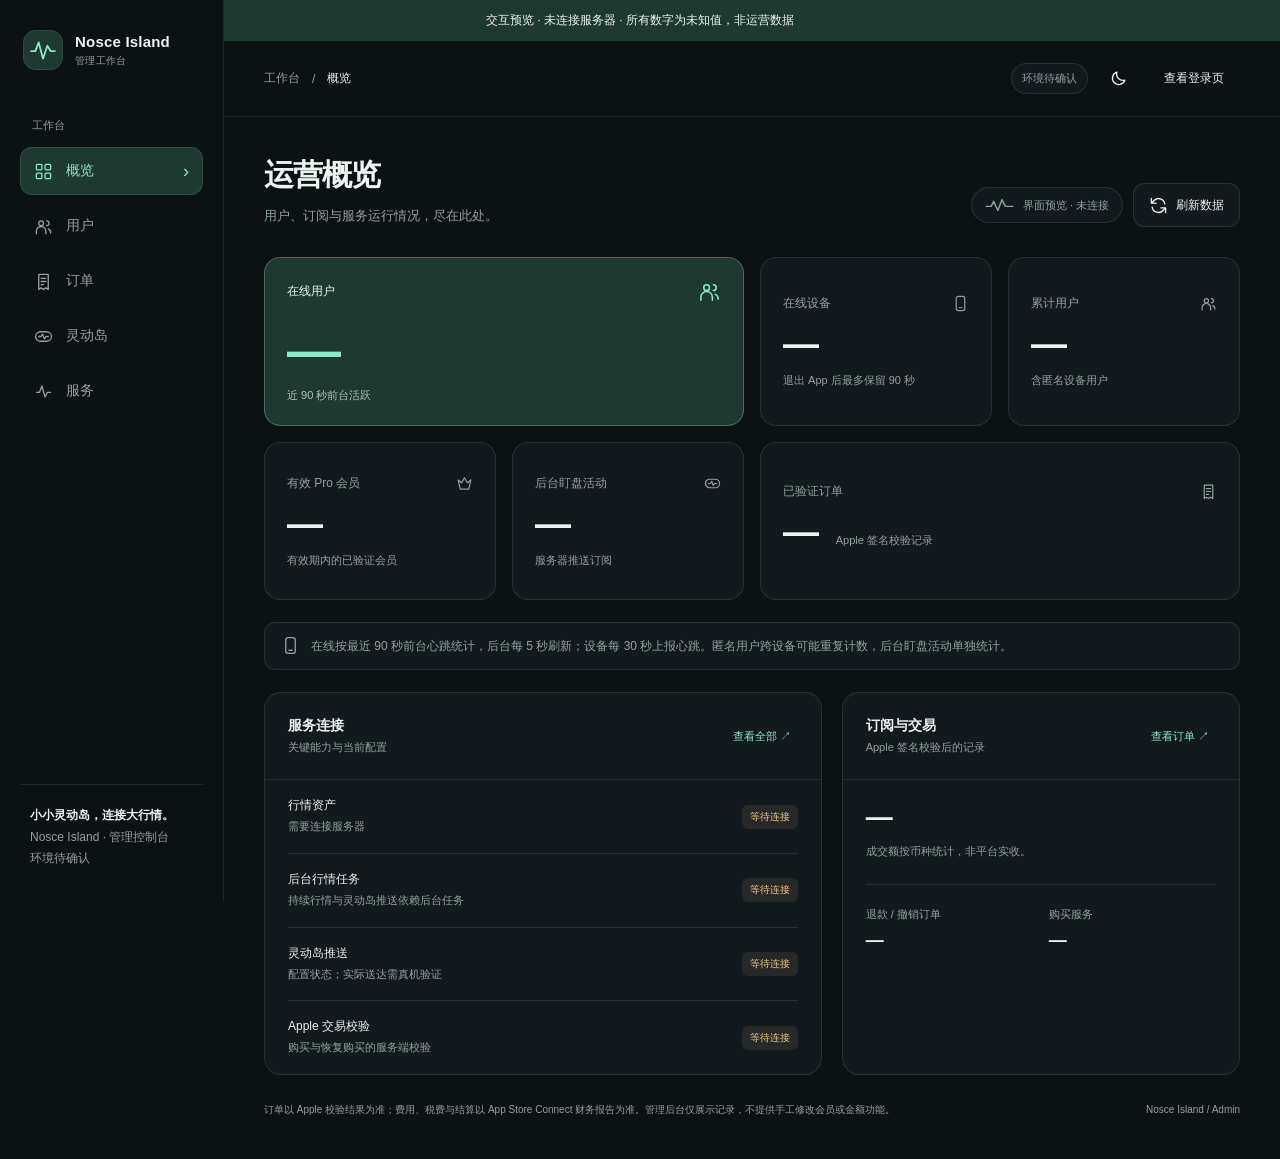
<file: Admin-Preview.html>
<!doctype html>
<html lang="zh-CN"><head><meta charset="utf-8"><meta name="viewport" content="width=device-width,initial-scale=1,viewport-fit=cover"><meta name="color-scheme" content="dark light"><title>Nosce Island · 管理控制台</title>
<style>
:root{color-scheme:dark;--bg:#0c1114;--surface:#131a1e;--raised:#192227;--line:#283238;--text:#edf3f1;--muted:#91a29f;--accent:#8de8c5;--tint:#1e3930;--red:#ffaaa5;--amber:#edc68a;--shadow:0 24px 80px #0006;--rail:224px;font:14px -apple-system,BlinkMacSystemFont,"Segoe UI","PingFang SC",sans-serif}html[data-theme=light]{color-scheme:light;--bg:#f3f5f2;--surface:#fff;--raised:#edf2ee;--line:#dce4dd;--text:#172a24;--muted:#62766c;--accent:#176b4a;--tint:#e1f2e8;--red:#b93636;--amber:#8b5e13;--shadow:0 24px 80px #203b2226}*{box-sizing:border-box}body{margin:0;background:var(--bg);color:var(--text);min-height:100dvh}button,input,select{font:inherit}button,a,input,select{-webkit-tap-highlight-color:transparent}button{cursor:pointer;color:inherit}button:disabled{cursor:default;opacity:.45}button:focus-visible,input:focus-visible,select:focus-visible,a:focus-visible{outline:2px solid var(--accent);outline-offset:4px}button{min-height:44px;border:1px solid var(--line);background:var(--surface);border-radius:11px;padding:10px 15px;transition:background .15s,border-color .15s}button:hover:not(:disabled){background:var(--raised);border-color:var(--muted)}button.primary{background:var(--accent);border-color:transparent;color:var(--bg);font-weight:650}button.primary:hover:not(:disabled){filter:brightness(.94);background:var(--accent)}button.ghost{border-color:transparent;background:transparent}.icon-button{width:44px;padding:11px;display:inline-grid;place-items:center;flex-shrink:0}.icon{width:19px;height:19px;stroke:currentColor;fill:none;stroke-width:1.65;stroke-linecap:round;stroke-linejoin:round;vertical-align:middle;flex-shrink:0}.brand{display:flex;align-items:center;gap:12px}.brand-mark{width:40px;height:40px;background:var(--tint);border:1px solid var(--line);border-radius:13px;color:var(--accent);display:grid;place-items:center}.brand-mark .icon{width:26px;height:26px}.brand strong{display:block;font-size:15px;letter-spacing:.2px}.eyebrow{font-size:10px;letter-spacing:2px;color:var(--muted);font-weight:600;text-transform:uppercase}.brand small{display:block;font-size:10px;margin-top:4px;color:var(--muted);letter-spacing:.3px}.hidden{display:none!important}.rail{position:fixed;inset:0 auto 0 0;width:var(--rail);border-right:1px solid var(--line);background:var(--surface);padding:30px 20px;display:flex;flex-direction:column;z-index:25}.rail .brand{padding:0 3px}.nav-label{margin:48px 12px 14px;font-size:11px;color:var(--muted)}.nav{display:flex;flex-direction:column;gap:7px}.nav button{display:flex;align-items:center;gap:13px;text-align:left;border:0;background:transparent;color:var(--muted);font-weight:500;min-height:48px;padding:12px 14px}.nav button.active{background:var(--tint);color:var(--accent)}.nav .nav-arrow{margin-left:auto;font-size:18px;opacity:0}.nav button.active .nav-arrow{opacity:1}.rail-foot{margin-top:auto;padding:20px 10px 0;border-top:1px solid var(--line);color:var(--muted);font-size:12px;line-height:1.8}.rail-foot strong{display:block;color:var(--text);font-size:12px}.workspace{margin-left:var(--rail)}.topbar{position:sticky;top:0;height:76px;border-bottom:1px solid var(--line);background:var(--bg);z-index:20;padding:0 40px;display:flex;align-items:center;justify-content:space-between;gap:16px}.crumb{color:var(--muted);font-size:12px;display:flex;gap:12px;align-items:center}.crumb b{color:var(--text);font-weight:500}.top-actions{display:flex;align-items:center;gap:8px}.pill{font-size:11px;border:1px solid var(--line);background:var(--surface);border-radius:999px;padding:7px 10px;display:inline-flex;align-items:center;gap:7px;white-space:nowrap;color:var(--muted)}.dot{display:inline-block;width:6px;height:6px;border-radius:50%;background:var(--muted)}.dot.good{background:var(--accent)}.dot.warn{background:var(--amber)}.dot.bad{background:var(--red)}.avatar{width:30px;height:30px;border-radius:50%;background:var(--tint);color:var(--accent);display:grid;place-items:center;font-size:11px;font-weight:650}.logout{display:flex;align-items:center;gap:8px;font-size:12px}.content{max-width:1536px;margin:auto;padding:38px 40px 40px}.heading{display:flex;align-items:flex-end;justify-content:space-between;gap:20px;margin-bottom:28px}.heading h1{font-size:30px;letter-spacing:-1px;font-weight:620;margin:9px 0 9px}.heading p{margin:0;color:var(--muted);font-size:13px;line-height:1.7;max-width:650px}.actions{display:flex;align-items:center;gap:10px;flex-shrink:0}.refresh{display:flex;align-items:center;gap:8px;font-size:12px}.spin .icon{animation:none}@keyframes spin{to{transform:rotate(360deg)}}.stats{display:grid;grid-template-columns:repeat(3,minmax(0,1fr));gap:15px;margin-bottom:22px}.metric{background:var(--surface);border:1px solid var(--line);border-radius:16px;padding:20px 22px;text-align:left;position:relative;min-height:146px;transition:transform .15s,border-color .15s}.metric:hover:not(:disabled){transform:translateY(-2px);border-color:var(--accent)}.metric:first-child{background:linear-gradient(125deg,var(--tint),var(--surface));border-color:color-mix(in srgb,var(--accent) 35%,var(--line))}.metric-top{display:flex;align-items:center;justify-content:space-between;color:var(--muted);font-size:12px}.metric-top .icon{width:17px;height:17px}.number{display:block;font-size:36px;font-weight:550;letter-spacing:-1.3px;margin:14px 0 9px;font-variant-numeric:tabular-nums;line-height:1}.metric:first-child .number{color:var(--accent)}.metric small{font-size:10px;color:var(--muted)}.metric small .dot{margin-right:5px}.section-grid{display:grid;grid-template-columns:minmax(0,1.4fr) minmax(0,1fr);gap:20px;margin-top:22px}.panel{background:var(--surface);border:1px solid var(--line);border-radius:17px;overflow:hidden}.panel-head{padding:21px 23px;border-bottom:1px solid var(--line);display:flex;justify-content:space-between;align-items:center;gap:10px}.panel-head h2{font-size:14px;font-weight:600;margin:0}.panel-head p{font-size:11px;color:var(--muted);margin:5px 0 0}.text-action{font-size:11px;color:var(--accent);min-height:36px;background:transparent;border:0;padding:7px}.health-list{padding:0 23px}.health-item{padding:17px 0;display:flex;justify-content:space-between;align-items:center;gap:15px;border-bottom:1px solid var(--line)}.health-item:last-child{border:0}.health-name{font-size:12px;font-weight:500}.health-note{font-size:11px;color:var(--muted);line-height:1.6;margin-top:4px}.badge{display:inline-flex;align-items:center;gap:6px;padding:5px 8px;border-radius:6px;background:var(--raised);font-size:10px;font-weight:500;color:var(--muted);white-space:nowrap}.badge.good{color:var(--accent);background:var(--tint)}.badge.warn{color:var(--amber);background:color-mix(in srgb,var(--amber) 9%,var(--surface))}.badge.bad{color:var(--red);background:color-mix(in srgb,var(--red) 9%,var(--surface))}.money{font-size:27px;letter-spacing:-.8px;font-weight:550;margin:22px 0 8px;font-variant-numeric:tabular-nums}.panel-body{padding:0 23px 23px}.body-note{font-size:11px;color:var(--muted);line-height:1.8;margin:0}.foot-metrics{display:grid;grid-template-columns:1fr 1fr;gap:16px;padding-top:20px;margin-top:22px;border-top:1px solid var(--line)}.foot-metrics small{font-size:11px;color:var(--muted)}.foot-metrics strong{display:block;font-size:18px;font-weight:550;margin-top:8px}.notice{display:flex;align-items:flex-start;gap:11px;border:1px solid var(--line);border-radius:11px;padding:13px 16px;margin-bottom:20px;color:var(--muted);font-size:12px;line-height:1.7;background:var(--surface)}.notice.error{border-color:color-mix(in srgb,var(--red) 40%,var(--line));color:var(--red)}.notice button{margin-left:auto;min-height:30px;padding:3px 8px;flex-shrink:0}.toolbar{display:flex;gap:12px;align-items:center;padding:18px 22px;border-bottom:1px solid var(--line);flex-wrap:wrap}.search-wrap{display:flex;align-items:center;gap:9px;flex:1;min-width:220px;max-width:460px;background:var(--bg);border:1px solid var(--line);border-radius:10px;padding:0 12px}.search-wrap .icon{color:var(--muted);width:17px}input,select{font-size:16px;background:var(--bg);color:var(--text);border:1px solid var(--line);border-radius:10px;min-height:44px;padding:10px 12px;min-width:0}input::placeholder{color:var(--muted);font-size:12px}.search-wrap input{border:0;background:transparent;width:100%;padding-left:0;outline-offset:0}.search-wrap:focus-within{border-color:var(--accent)}.clear{padding:0;width:26px;min-height:28px;background:transparent;border:0;color:var(--muted)}.filter-label{margin-left:auto;font-size:11px;color:var(--muted)}select{font-size:12px;max-width:170px}.table-wrap{overflow:auto;min-height:200px}table{border-collapse:collapse;width:100%;text-align:left;font-size:12px;white-space:nowrap}th{font-size:10px;letter-spacing:.3px;color:var(--muted);font-weight:500;background:var(--bg)}th,td{padding:17px 22px;border-bottom:1px solid var(--line)}tbody tr:hover{background:var(--raised)}tbody tr:last-child td{border-bottom:0}.id-link{font:11px ui-monospace,SFMono-Regular,monospace;color:var(--text);background:transparent;border:0;padding:6px 0;min-height:30px;border-radius:3px}.id-link:hover:not(:disabled){color:var(--accent);background:transparent;border-color:transparent}.code{font-family:ui-monospace,SFMono-Regular,monospace;font-size:11px}.secondary{display:block;font-size:10px;color:var(--muted);margin-top:5px}.pagination{display:flex;align-items:center;justify-content:space-between;padding:15px 22px;border-top:1px solid var(--line);gap:12px;color:var(--muted);font-size:11px}.pagination div{display:flex;gap:7px}.pagination button{font-size:11px;min-height:36px;padding:7px 12px}.empty{display:flex;flex-direction:column;align-items:center;text-align:center;padding:55px 24px;gap:10px}.empty-icon{width:50px;height:50px;background:var(--raised);border:1px solid var(--line);border-radius:16px;display:grid;place-items:center;color:var(--muted);margin-bottom:6px}.empty strong{font-size:14px;font-weight:550}.empty p{max-width:390px;font-size:12px;color:var(--muted);line-height:1.8;margin:0}.skeleton{height:14px;border-radius:4px;background:var(--raised);animation:none;margin:20px 22px;max-width:85%}@keyframes pulse{50%{opacity:.4}}.status-grid{display:grid;grid-template-columns:repeat(2,minmax(0,1fr));gap:16px}.status-grid .panel{padding:20px 22px;display:flex;justify-content:space-between;align-items:center;gap:12px}.status-grid h3{margin:0 0 7px;font-size:13px;font-weight:550}.status-grid p{margin:0;color:var(--muted);font-size:11px;line-height:1.7}.status-value{font-size:22px;font-variant-numeric:tabular-nums}.status-grid .panel:first-child{grid-column:1/-1;background:var(--tint)}footer{padding-top:26px;color:var(--muted);font-size:10px;line-height:1.8;display:flex;justify-content:space-between;gap:22px}footer p{margin:0;max-width:750px}.bottom-nav{display:none}.login-top{position:absolute;inset:28px 36px auto;display:flex;justify-content:space-between;align-items:center}.login{min-height:100dvh;display:grid;grid-template-columns:1fr 1fr;align-items:center;gap:8vw;max-width:1280px;margin:auto;padding:120px 60px 80px}.login-story .eyebrow{color:var(--accent)}.login-story h1{font-size:52px;font-weight:550;letter-spacing:-2px;line-height:1.25;margin:24px 0}.login-story p{color:var(--muted);max-width:380px;font-size:14px;line-height:1.9}.island-art{position:relative;border:1px solid var(--line);border-radius:24px;padding:35px;margin-top:35px;max-width:400px;background:linear-gradient(130deg,var(--tint),var(--surface));min-height:145px;display:flex;flex-direction:column;justify-content:center;gap:15px}.island-outline{height:45px;border:1px solid var(--accent);border-radius:99px;display:flex;align-items:center;justify-content:space-between;padding:0 20px;opacity:.7;color:var(--accent)}.art-bars{display:flex;gap:4px;align-items:center}.art-bars i{width:3px;border-radius:3px;height:15px;background:var(--accent)}.art-bars i:nth-child(2){height:25px}.art-bars i:nth-child(3){height:9px}.art-caption{font-size:10px;color:var(--muted);letter-spacing:1px}.login-card{padding:36px;border:1px solid var(--line);border-radius:22px;background:var(--surface);box-shadow:var(--shadow)}.login-card h2{font-size:27px;letter-spacing:-.7px;font-weight:600;margin:8px 0 10px}.login-card .intro{color:var(--muted);line-height:1.7;font-size:12px;margin:0 0 24px}.login-card label{display:block;font-size:12px;margin-bottom:9px}.login-card input{width:100%;margin-bottom:21px;min-height:48px}.password-wrap{position:relative}.password-wrap input{padding-right:70px}.password-toggle{position:absolute;right:5px;top:3px;background:transparent;border:0;font-size:11px;color:var(--muted);padding:8px 12px}.login-card .primary{width:100%;min-height:49px}.config-note{font-size:11px;color:var(--muted);line-height:1.8;margin:0 0 22px}.login-error{color:var(--red);font-size:12px;line-height:1.7;min-height:20px}.login-help{font-size:11px;color:var(--muted);line-height:1.8;border-top:1px solid var(--line);margin-top:18px;padding-top:18px}.login-help summary{cursor:pointer;min-height:30px}.login-help p{margin:4px 0}.login-safe{display:flex;align-items:center;gap:7px;font-size:10px;color:var(--muted);justify-content:center;margin-top:20px}.login-safe .icon{width:13px;height:13px}dialog{margin:0 0 0 auto;max-height:100dvh;height:100dvh;max-width:520px;width:min(520px,100%);border:0;border-left:1px solid var(--line);padding:0;background:var(--surface);color:var(--text);box-shadow:var(--shadow)}dialog::backdrop{background:#0008;backdrop-filter:blur(3px)}.drawer-head{padding:24px;display:flex;align-items:center;justify-content:space-between;border-bottom:1px solid var(--line);position:sticky;top:0;background:var(--surface)}.drawer-head h2{font-size:18px;margin:0}.drawer-body{padding:10px 24px 30px}.detail-row{padding:18px 0;border-bottom:1px solid var(--line)}.detail-row dt{color:var(--muted);font-size:11px;margin-bottom:8px}.detail-row dd{margin:0;display:flex;align-items:center;justify-content:space-between;gap:12px;font-size:13px;line-height:1.7;overflow-wrap:anywhere}.copy{min-height:32px;padding:5px 9px;font-size:10px;flex-shrink:0}.toast{position:fixed;bottom:25px;left:calc(50% + 90px);transform:translateX(-50%);z-index:100;padding:12px 20px;border-radius:12px;background:var(--text);color:var(--bg);font-size:12px;box-shadow:var(--shadow);max-width:90vw;text-align:center}.preview-banner{padding:12px 20px;background:var(--tint);color:var(--accent);text-align:center;font-size:12px;position:relative;z-index:30}
@media(min-width:1600px){.stats{grid-template-columns:repeat(6,minmax(0,1fr))}.metric{padding:20px 17px}.number{font-size:33px}}
@media(max-width:1100px){:root{--rail:190px}.rail{padding:25px 14px}.rail .brand{gap:8px}.brand strong{font-size:13px}.content{padding:30px 25px}.topbar{padding:0 25px}.section-grid{grid-template-columns:1fr}.login{gap:5vw;padding:110px 35px 60px}.login-story h1{font-size:43px}.login-card{padding:28px}.metric{padding:18px}.heading{align-items:flex-start}.heading .actions .pill{display:none}}
@media(max-width:740px){.rail{display:none}.workspace{margin-left:0}.topbar{height:62px;padding:0 20px}.crumb>span{display:none}.top-actions>.pill{display:none}.logout{padding:6px 8px;font-size:11px;gap:5px}.logout .avatar{display:none}.content{padding:26px 18px calc(104px + env(safe-area-inset-bottom))}.heading{gap:8px;margin-bottom:22px}.heading h1{font-size:27px;margin-top:7px}.heading p{font-size:12px;max-width:270px}.heading .eyebrow{font-size:9px}.heading .actions{padding-top:20px}.refresh{font-size:0;width:42px;padding:11px}.refresh .icon{width:18px;height:18px}.stats{grid-template-columns:repeat(2,minmax(0,1fr));gap:10px;margin-bottom:18px}.metric{min-height:136px;padding:17px 15px}.number{font-size:32px;margin:15px 0 10px}.metric-top{font-size:11px}.metric small{font-size:9px}.metric-top .icon{width:15px;height:15px}.section-grid{gap:16px;margin-top:16px}.panel-head{padding:18px}.health-list{padding:0 18px}.panel-body{padding:0 18px 20px}.health-item{padding:16px 0}.toolbar{padding:15px;gap:10px}.search-wrap{min-width:100%;max-width:none}.filter-label{margin-left:0}.toolbar select{margin-left:auto}.table-wrap{overflow:visible;padding:0 14px}table,tbody{display:block;white-space:normal}thead{display:none}tbody tr{display:block;border-bottom:1px solid var(--line);padding:13px 0}tbody tr:hover{background:transparent}td{display:flex;justify-content:space-between;gap:16px;padding:9px 0;border:0;font-size:12px;overflow-wrap:anywhere;text-align:right;align-items:center}td::before{content:attr(data-label);font-size:11px;flex-shrink:0;min-width:65px;text-align:left;color:var(--muted)}td:first-child{padding-bottom:13px;font-weight:600}.id-link{font-size:12px}.secondary{display:none}.pagination{padding:16px 14px}.pagination button{padding:7px 10px}.bottom-nav{display:flex;position:fixed;bottom:0;left:0;right:0;background:var(--surface);border-top:1px solid var(--line);padding:8px 8px calc(8px + env(safe-area-inset-bottom));z-index:25;justify-content:space-around;gap:3px}.bottom-nav button{display:flex;flex:1;flex-direction:column;align-items:center;gap:6px;padding:6px 2px;font-size:9px;color:var(--muted);border:0;background:transparent;border-radius:10px;min-height:52px}.bottom-nav button .icon{width:19px;height:19px}.bottom-nav button.active{color:var(--accent);background:var(--tint)}footer{flex-direction:column;gap:12px;font-size:9px}.status-grid{grid-template-columns:1fr;gap:12px}.status-grid .panel{padding:18px}.status-grid .panel:first-child{grid-column:auto}.notice{font-size:11px;padding:12px;gap:8px}.login-top{inset:20px 20px auto}.login{display:block;padding:118px 20px 35px;max-width:460px;min-height:100dvh}.login-story{display:none}.login-card{padding:25px 22px;box-shadow:none}.login-card h2{font-size:28px}.login-card .intro{margin-bottom:25px}.login-help{margin-top:12px}.toast{left:50%;bottom:calc(88px + env(safe-area-inset-bottom))}.drawer-head{padding:20px}.drawer-body{padding:8px 20px 35px}.empty{padding:42px 18px}}
@media(prefers-reduced-motion:reduce){*,*::before,*::after{animation:none!important;transition:none!important;scroll-behavior:auto!important}}

/* Motion contract: tactile 120ms, navigation 220ms, drawer 280ms. No idle loops. */
:root{--motion-fast:120ms;--motion-view:220ms;--motion-drawer:280ms;--ease-arrive:cubic-bezier(.16,1,.3,1);--line:rgba(177,206,195,.12)}
html[data-theme=light]{--line:rgba(42,75,57,.13)}
html{-webkit-font-smoothing:antialiased}::selection{background:var(--accent);color:var(--bg)}input{caret-color:var(--accent)}h1,h2{text-wrap:balance}
.rail{background:var(--bg)}.nav{position:relative;isolation:isolate}.nav button,.bottom-nav button{position:relative;z-index:1}.nav button.active,.bottom-nav button.active{background:transparent}.nav-indicator{position:absolute;left:0;top:0;pointer-events:none;z-index:0;border-radius:12px;background:var(--tint);border:1px solid color-mix(in srgb,var(--accent) 14%,transparent);transition:transform var(--motion-view) var(--ease-arrive);opacity:0}.nav-indicator.ready{opacity:1}
button{position:relative;transition:transform var(--motion-fast) var(--ease-arrive),background var(--motion-fast),border-color var(--motion-fast),color var(--motion-fast)}button:active:not(:disabled){transform:scale(.975)}.metric:active:not(:disabled){transform:scale(.985)}.metric{overflow:hidden;transition:transform 180ms var(--ease-arrive),border-color 180ms,background 180ms}.press-echo{position:absolute;width:72px;height:72px;border-radius:50%;background:var(--accent);opacity:0;pointer-events:none;z-index:0}.metric>*:not(.press-echo){position:relative;z-index:1}
.heading #pageEyebrow{display:none}.heading h1{margin-top:0;letter-spacing:-.035em}.heading p{max-width:60ch}.heading{margin-bottom:30px}.login-card>.eyebrow,.login-story>.eyebrow,.drawer-head .eyebrow{display:none}.login-story h1{letter-spacing:-.035em}.login-story .island-art{background:var(--surface)}
.stats{grid-template-columns:repeat(4,minmax(0,1fr));gap:16px}.metric{min-height:158px;padding:22px}.metric:first-child,.metric:last-child{grid-column:span 2}.metric:first-child{background:var(--tint);border-color:color-mix(in srgb,var(--accent) 20%,var(--line))}.metric:first-child .number{font-size:54px;letter-spacing:-.035em;line-height:1;margin-top:20px}.metric:first-child .metric-top{color:var(--text)}.metric:first-child .metric-top .icon{width:23px;height:23px;color:var(--accent)}.metric:first-child small{color:var(--text);opacity:.72}.metric:last-child .number{display:inline-block;margin-right:18px}.metric .number{transition:color 180ms}.metric small{font-size:11px}.number.changed{animation:metric-confirm 420ms var(--ease-arrive)}@keyframes metric-confirm{0%{opacity:.45;transform:translateY(5px)}100%{opacity:1;transform:translateY(0)}}
.sync-signal{width:29px;height:15px;color:var(--muted);flex-shrink:0}.syncing .sync-signal,.sync-confirm .sync-signal{color:var(--accent)}
#syncState{min-height:36px;border-radius:99px;gap:9px;padding:8px 13px}#syncState .dot{display:none}.sync-track{display:none}
.search-wrap{transition:border-color 150ms,box-shadow 150ms}.search-wrap:focus-within{box-shadow:0 0 0 3px color-mix(in srgb,var(--accent) 10%,transparent)}.search-wrap .icon{transition:color 150ms}.search-wrap:focus-within .icon{color:var(--accent)}.skeleton{position:relative;overflow:hidden;animation:none}.skeleton::after{content:'';position:absolute;inset:0;background:linear-gradient(90deg,transparent,color-mix(in srgb,var(--muted) 15%,transparent),transparent);animation:none}@keyframes skeleton-sweep{from{transform:translateX(-100%)}to{transform:translateX(100%)}}
#detail{overflow-x:hidden}#detail[open]::backdrop{animation:backdrop-arrive 220ms ease-out;backdrop-filter:none}#detail.closing::backdrop{animation:backdrop-leave 150ms ease-out both}.drawer-head h2{font-size:20px;letter-spacing:-.02em}.detail-row{padding:20px 0}.detail-row dd{font-variant-numeric:tabular-nums}.copy{min-height:40px}.copy.copied{color:var(--accent);background:var(--tint);border-color:transparent}.text-action{min-height:44px}.pagination button{min-height:40px}.clear{min-height:36px;width:32px}.toast{border-radius:99px;padding:13px 22px;display:flex;align-items:center;justify-content:center;gap:10px}.toast.hidden{display:none}.toast .icon{width:16px;height:16px}.empty-icon{color:var(--accent);background:var(--tint);border-color:transparent}.empty{padding:48px 24px}.body-note{line-height:1.9}@keyframes backdrop-arrive{from{background:#0000}to{background:#0008}}@keyframes backdrop-leave{from{background:#0008}to{background:#0000}}
@media(hover:hover) and (pointer:fine){.nav button:hover,.bottom-nav button:hover{color:var(--text)}.nav button:hover .icon{transform:translateX(2px)}.nav .icon{transition:transform 180ms var(--ease-arrive),color 180ms}.id-link:hover{text-decoration:underline;text-underline-offset:5px}.metric:hover:not(:disabled){transform:translateY(-3px)}}
@media(max-width:1100px){.stats{grid-template-columns:repeat(3,minmax(0,1fr))}.metric:first-child,.metric:last-child{grid-column:auto}.metric:first-child .number{font-size:40px}}
@media(max-width:740px){.heading{margin-bottom:24px}.heading .actions{padding-top:0}.stats{grid-template-columns:repeat(2,minmax(0,1fr));gap:12px}.metric:first-child,.metric:last-child{grid-column:span 2}.metric{min-height:138px;padding:18px}.metric:first-child{min-height:162px}.metric:first-child .number{font-size:48px}.metric:last-child{min-height:116px}.metric:last-child .number{display:block;margin-right:0}.metric small{font-size:11px}.bottom-nav{isolation:isolate}.bottom-nav button{font-size:10px}.bottom-nav .nav-indicator{border-radius:14px}.sync-track{bottom:0}.panel-head p{font-size:12px}.health-name{font-size:13px}.health-note{font-size:12px}.heading p{font-size:13px}.login-story .island-art{display:none}}
@media(prefers-reduced-motion:reduce){.nav-indicator,button,.metric,.search-wrap{transition:none!important}.metric:hover:not(:disabled){transform:none}.number.changed,.syncing .sync-signal path,.sync-confirm .sync-signal path,.topbar.syncing .sync-track span,.skeleton::after{animation:none!important}.topbar.syncing .sync-track span{transform:scaleX(.6)}.syncing .sync-signal path{stroke-dashoffset:0;opacity:.7}.skeleton::after{background:color-mix(in srgb,var(--muted) 5%,transparent)}}


/* Keep operational monitoring still; motion belongs to deliberate interactions. */
.number.changed,.sync-confirm .sync-signal path,.syncing .sync-signal path{animation:none!important}
.skeleton::after{display:none}.metric:hover:not(:disabled){transform:none}
.island-art.demo{display:block;max-width:420px;padding:22px 20px 16px;margin-top:26px;background:var(--surface);border:1px solid var(--line);border-radius:22px}
.demo-phone{width:248px;height:314px;position:relative;margin:0 auto 16px;border:5px solid #303b3d;border-radius:37px;background:#111e24;box-shadow:inset 0 0 0 1px #ffffff15;isolation:isolate;overflow:hidden;color:#eef5f1}
.demo-wallpaper{pointer-events:none;position:absolute;inset:0;z-index:-1;background:radial-gradient(ellipse at 90% 92%,#548b7845 0,transparent 65%),linear-gradient(150deg,#122026,#26332e)}
.phone-status{display:flex;justify-content:space-between;padding:16px 16px 0;font-size:10px;letter-spacing:.2px}.phone-status span:last-child{letter-spacing:2px}.phone-date{text-align:center;margin-top:54px;font-size:11px;color:#bdcec6}.phone-clock{text-align:center;font-size:43px;letter-spacing:-2px;font-weight:500;line-height:1.3}.phone-apps{position:absolute;bottom:35px;left:20px;right:20px;display:flex;justify-content:center;gap:18px}.phone-apps span{width:37px;height:37px;border:1px solid #d2f8e52e;border-radius:11px;background:#c0e5d910;display:grid;place-items:center}.phone-apps .phone-nosce{color:#8de8c5;background:#0a1215}.phone-home{position:absolute;bottom:9px;left:50%;width:72px;height:3px;transform:translateX(-50%);border-radius:9px;background:#eef5f1aa}
.demo-island{position:absolute;left:50%;top:36px;transform:translateX(-50%);width:181px;height:38px;min-height:0;background:#050807;color:#e8f4ee;border:1px solid #ffffff12;border-radius:24px;padding:10px 13px;overflow:hidden;text-align:left;transition:width 450ms ease,height 450ms ease,border-radius 450ms ease;z-index:2;box-shadow:0 8px 22px #0003}
.demo-island:active:not(:disabled){transform:translateX(-50%)}.demo-island:hover:not(:disabled){background:#050807;border-color:#8de8c54d}.demo-island[data-expanded=true]{width:220px;height:156px;border-radius:26px}.demo-compact{display:flex;align-items:center;justify-content:space-between;gap:8px;white-space:nowrap;font-size:10px}.demo-compact .icon{width:15px;height:15px;color:#8de8c5}.demo-compact b{font-size:11px;margin-right:auto}.demo-price{font-variant-numeric:tabular-nums;font-size:10px}.demo-expanded{display:block;opacity:0;visibility:hidden;transition:opacity 300ms ease 0ms;pointer-events:none;padding-top:16px}.demo-island[data-expanded=true] .demo-expanded{opacity:1;visibility:visible;transition-delay:150ms}.demo-detail-head{display:flex;align-items:center;justify-content:space-between;font-size:10px;color:#9fb9ae}.demo-change{color:#8de8c5}.demo-chart{display:block;width:190px;height:42px;margin-top:8px;stroke:#8de8c5;fill:none;stroke-width:2;stroke-linecap:round;stroke-linejoin:round}.demo-detail-foot{display:block;font-size:9px;color:#88a096;margin-top:5px}
.demo-coins{display:flex;justify-content:center;gap:7px;margin:0 0 12px}.demo-coins button{min-height:36px;padding:6px 14px;font-size:11px;background:transparent;border-radius:9px}.demo-coins button[aria-pressed=true]{color:var(--accent);border-color:color-mix(in srgb,var(--accent) 40%,var(--line));background:var(--tint)}.demo-instruction{margin:0!important;text-align:center;font-size:12px!important;line-height:1.6!important;max-width:none!important;color:var(--text)!important}.demo-disclaimer{display:block;text-align:center;font-size:10px;color:var(--muted);margin-top:6px}.demo-touch-hint{display:none}
@media(max-width:740px){.login-story{display:block}.login-story>h1,.login-story>p{display:none}.login-story .island-art.demo{display:block;margin:0 0 22px;padding:18px 12px 14px}.login{padding-top:100px;display:flex;flex-direction:column;gap:22px}.login-card{order:0;width:100%}.login-story{order:1;width:100%}.demo-phone{width:236px;height:284px}.phone-date{margin-top:46px}.phone-clock{font-size:38px}}
@media(hover:none){.demo-touch-hint{display:inline}.demo-mouse-hint{display:none}}
@media(prefers-reduced-motion:reduce){.demo-island,.demo-expanded{transition:none!important}}

.auth-transition{position:fixed;inset:0;z-index:200;background:var(--bg);display:flex;flex-direction:column;align-items:center;justify-content:center;gap:22px;pointer-events:auto}.auth-transition.hidden{display:none}.auth-wave{width:92px;height:48px;color:var(--accent)}.auth-wave path{fill:none;stroke:currentColor;stroke-width:2;stroke-linecap:round;stroke-linejoin:round;stroke-dasharray:1;stroke-dashoffset:0}.auth-transition p{font-size:15px;color:var(--text);margin:0}.auth-transition small{font-size:12px;color:var(--muted)}

.boot-screen{min-height:100dvh;display:flex;align-items:center;justify-content:center;padding:28px}.boot-screen.hidden{display:none}.boot-content{text-align:center;max-width:380px}.boot-content .brand{justify-content:center;margin-bottom:24px}.boot-content p{font-size:13px;line-height:1.8;color:var(--muted)}.boot-content button{margin-top:10px}
</style></head><body><div style="padding:12px 20px;text-align:center;background:var(--tint);font-size:12px">交互预览 · 未连接服务器 · 所有数字为未知值，非运营数据</div>
<svg style="display:none" aria-hidden="true"><defs>
<symbol id="i-wave" viewBox="0 0 24 24"><path d="M1 13h4l3-8 4 15 4-12 3 5h4"/></symbol><symbol id="i-grid" viewBox="0 0 24 24"><rect x="3" y="3" width="7" height="7" rx="1.5"/><rect x="14" y="3" width="7" height="7" rx="1.5"/><rect x="3" y="14" width="7" height="7" rx="1.5"/><rect x="14" y="14" width="7" height="7" rx="1.5"/></symbol><symbol id="i-users" viewBox="0 0 24 24"><circle cx="9" cy="8" r="3"/><path d="M3 21v-3a6 6 0 0 1 12 0v3M16 5a3 3 0 0 1 0 6M18 15a5 5 0 0 1 3 5"/></symbol><symbol id="i-orders" viewBox="0 0 24 24"><path d="M6 3h12v19l-3-2-3 2-3-2-3 2zM9 8h6M9 12h6M9 16h3"/></symbol><symbol id="i-island" viewBox="0 0 24 24"><rect x="2" y="6" width="20" height="12" rx="6"/><path d="M6 12h3l2-3 2 6 2-3h3"/></symbol><symbol id="i-status" viewBox="0 0 24 24"><path d="M3 13h4l3-8 4 14 3-6h4"/></symbol><symbol id="i-refresh" viewBox="0 0 24 24"><path d="M20 10a8 8 0 0 0-14-4L3 9m0-6v6h6M4 14a8 8 0 0 0 14 4l3-3m0 6v-6h-6"/></symbol><symbol id="i-search" viewBox="0 0 24 24"><circle cx="10" cy="10" r="6"/><path d="m15 15 6 6"/></symbol><symbol id="i-theme" viewBox="0 0 24 24"><path d="M20 14A8 8 0 0 1 10 4 8 8 0 1 0 20 14z"/></symbol><symbol id="i-shield" viewBox="0 0 24 24"><path d="m12 3 8 3v6c0 5-8 9-8 9s-8-4-8-9V6zM8 12l3 3 5-6"/></symbol><symbol id="i-arrow" viewBox="0 0 24 24"><path d="M5 12h14m-5-5 5 5-5 5"/></symbol><symbol id="i-close" viewBox="0 0 24 24"><path d="m6 6 12 12M18 6 6 18"/></symbol><symbol id="i-device" viewBox="0 0 24 24"><rect x="6" y="2" width="12" height="20" rx="3"/><path d="M10 18h4"/></symbol><symbol id="i-crown" viewBox="0 0 24 24"><path d="m3 7 5 4 4-7 4 7 5-4-3 13H6z"/></symbol><symbol id="i-exit" viewBox="0 0 24 24"><path d="M10 4H4v16h6M9 12h12m-4-4 4 4-4 4"/></symbol></defs></svg>
<section id="bootScreen" class="boot-screen" aria-label="恢复登录状态"><div class="boot-content"><div class="brand"><div class="brand-mark"><svg class="icon" aria-hidden="true"><use href="#i-wave"/></svg></div><strong>Nosce Island</strong></div><p id="bootMessage" role="status" aria-live="polite">正在恢复工作台…</p><button type="button" id="bootRetry" class="hidden">重新连接</button></div></section>
<div id="loginShell" class="hidden"><div class="login-top"><div class="brand"><div class="brand-mark"><svg class="icon"><use href="#i-wave"/></svg></div><div><strong>Nosce Island</strong><small>管理工作台</small></div></div><button class="icon-button" data-theme-toggle aria-label="切换明暗主题" title="切换明暗主题"><svg class="icon"><use href="#i-theme"/></svg></button></div>
<section id="login" class="login"><div class="login-story"><span class="eyebrow">A LITTLE ISLAND. A CLEARER VIEW.</span><h1>每一次变化，<br>都清晰可见。</h1><p>从实时盯盘到用户与订阅，<br>让你的 Island 运营井然有序。</p><div class="island-art demo" role="region" aria-label="可交互的手机灵动岛演示"><div class="demo-phone" id="demoPhone"><div class="demo-wallpaper" aria-hidden="true"></div><div class="phone-status" aria-hidden="true"><span>9:41</span><span>▥ ▰</span></div><button type="button" class="demo-island" id="demoIsland" data-expanded="false" aria-expanded="false" aria-controls="demoExpanded" aria-label="展开 BTC 演示行情"><span class="demo-compact"><svg class="icon" aria-hidden="true"><use href="#i-wave"/></svg><b id="demoSymbol">BTC</b><span class="demo-price" id="demoValue">$67,520.40</span></span><span class="demo-expanded" id="demoExpanded" aria-hidden="true"><span class="demo-detail-head"><span id="demoName">Bitcoin</span><span class="demo-change" id="demoChange">+2.34% · 24h</span></span><svg class="demo-chart" viewBox="0 0 190 42" aria-hidden="true"><path id="demoChart" d="M1 35 16 30 30 33 45 20 60 25 75 17 90 21 108 9 123 14 141 7 159 12 175 4 189 7"/></svg><span class="demo-detail-foot">单个币种 · 随时关注</span></span></button><div class="phone-date" aria-hidden="true">星期三 · 11 月 4 日</div><div class="phone-clock" aria-hidden="true">9:41</div><div class="phone-apps" aria-hidden="true"><span><svg class="icon"><use href="#i-grid"/></svg></span><span class="phone-nosce"><svg class="icon"><use href="#i-wave"/></svg></span><span><svg class="icon"><use href="#i-status"/></svg></span></div><span class="phone-home" aria-hidden="true"></span></div><div class="demo-coins" role="group" aria-label="切换演示币种"><button type="button" data-demo-coin="0" aria-pressed="true">BTC</button><button type="button" data-demo-coin="1" aria-pressed="false">ETH</button><button type="button" data-demo-coin="2" aria-pressed="false">SOL</button></div><p class="demo-instruction"><span class="demo-mouse-hint">悬停手机展开 · 点击灵动岛固定</span><span class="demo-touch-hint">轻点灵动岛展开 · 再点收起</span></p><small class="demo-disclaimer">交互演示 · 演示数值，非实时行情</small></div></div>
<div class="login-card"><span class="eyebrow">WELCOME BACK</span><h2>管理你的 Island</h2><p class="intro">登录你的管理工作台，掌握运营动态。</p><p id="configNote" class="config-note" role="status">正在检查登录服务…</p><form id="loginForm"><label for="username">管理员账号</label><input id="username" name="username" placeholder="输入管理员账号" autocomplete="username" autocapitalize="none" autocorrect="off" spellcheck="false" enterkeyhint="next" required><label for="password">登录密码</label><div class="password-wrap"><input id="password" name="password" type="password" placeholder="输入登录密码" autocomplete="current-password" enterkeyhint="go" required><button id="showPassword" class="password-toggle" type="button" aria-label="显示密码" aria-pressed="false">显示</button></div><div id="otpGroup" class="hidden"><label for="otp">验证器动态码</label><input id="otp" name="otp" inputmode="numeric" pattern="[0-9]{6}" maxlength="6" autocomplete="one-time-code" enterkeyhint="go" placeholder="6 位动态码"></div><button id="loginButton" class="primary" type="submit" disabled>登录工作台 →</button><p id="loginError" class="login-error" role="alert" aria-live="polite"></p></form><details class="login-help"><summary>忘记密码或无法登录？</summary><p>账号由运营方设置。可在 Vercel 环境变量中修改 ADMIN_PASSWORD（至少 14 个字符），然后重新部署。App 用户无需此账号。</p></details><button type="button" class="text-action" id="returnPreview">← 返回工作台预览</button><div class="login-safe"><svg class="icon"><use href="#i-shield"/></svg>仅限管理员访问</div></div></section></div>
<div id="app" class="hidden"><aside class="rail"><div class="brand"><div class="brand-mark"><svg class="icon"><use href="#i-wave"/></svg></div><div><strong>Nosce Island</strong><small>管理工作台</small></div></div><div class="nav-label">工作台</div><nav class="nav" id="desktopNav" aria-label="主导航"></nav><div class="rail-foot"><strong>小小灵动岛，连接大行情。</strong>Nosce Island · 管理控制台<br><span id="railEnvironment">环境待确认</span></div></aside><div class="workspace"><header class="topbar"><div class="crumb"><span>工作台</span><span>/</span><b id="breadcrumb">概览</b></div><div class="top-actions"><span class="pill" id="environment">环境待确认</span><button class="icon-button ghost" data-theme-toggle aria-label="切换明暗主题" title="切换明暗主题"><svg class="icon"><use href="#i-theme"/></svg></button><button id="logout" class="ghost logout"><span class="avatar">NI</span>退出登录<svg class="icon"><use href="#i-exit"/></svg></button></div><div class="sync-track" aria-hidden="true"><span></span></div></header>
<main class="content"><div class="heading"><div><span class="eyebrow" id="pageEyebrow">YOUR ISLAND, AT A GLANCE</span><h1 id="pageTitle">运营概览</h1><p id="pageDescription">用户、订阅与服务运行情况，尽在此处。</p></div><div class="actions"><span class="pill" id="syncState"><i class="dot"></i>等待同步</span><button id="refresh" class="refresh" aria-label="刷新当前页面"><svg class="icon"><use href="#i-refresh"/></svg>刷新数据</button></div></div>
<div id="errorBox" class="notice error hidden" role="alert"><span id="errorText"></span><button id="retry">重试</button></div><p id="message" class="hidden" role="status" aria-live="polite"></p>
<section id="overviewPanel"><div class="stats" id="stats"></div><div class="notice"><svg class="icon"><use href="#i-device"/></svg><span>在线按最近 90 秒前台心跳统计，后台每 5 秒刷新；设备每 30 秒上报心跳。匿名用户跨设备可能重复计数，后台盯盘活动单独统计。</span></div><div class="section-grid"><section class="panel"><div class="panel-head"><div><h2>服务连接</h2><p>关键能力与当前配置</p></div><button class="text-action" data-go="status">查看全部 ↗</button></div><div id="healthList" class="health-list"></div></section><section class="panel"><div class="panel-head"><div><h2>订阅与交易</h2><p>Apple 签名校验后的记录</p></div><button class="text-action" data-go="orders">查看订单 ↗</button></div><div class="panel-body"><div class="money" id="gross">—</div><p class="body-note">成交额按币种统计，非平台实收。</p><div class="foot-metrics"><div><small>退款 / 撤销订单</small><strong id="refunded">—</strong></div><div><small>购买服务</small><strong id="salesState">—</strong></div></div></div></section></div></section>
<section id="listPanel" class="panel hidden"><div class="toolbar"><div class="search-wrap"><svg class="icon"><use href="#i-search"/></svg><input id="search" placeholder="搜索用户 ID" aria-label="搜索记录" autocomplete="off"><button id="clearSearch" class="clear hidden" aria-label="清空搜索">×</button></div><span class="filter-label">本页筛选</span><select id="filter" aria-label="筛选当前页记录"></select></div><div id="table" class="table-wrap" aria-busy="false"></div><div class="pagination"><span id="range">等待读取</span><div><button id="previous">← 上一页</button><button id="next">下一页 →</button></div></div></section>
<section id="service" class="status-grid hidden"></section><footer><p>订单以 Apple 校验结果为准；费用、税费与结算以 App Store Connect 财务报告为准。管理后台仅展示记录，不提供手工修改会员或金额功能。</p><span>Nosce Island / Admin</span></footer></main></div><nav class="bottom-nav" id="mobileNav" aria-label="手机导航"></nav></div>
<dialog id="detail" aria-labelledby="detailTitle"><div class="drawer-head"><div><span class="eyebrow">RECORD DETAILS</span><h2 id="detailTitle">记录详情</h2></div><button id="closeDetail" class="icon-button ghost" aria-label="关闭详情"><svg class="icon"><use href="#i-close"/></svg></button></div><div class="drawer-body"><dl id="detailFields"></dl><p class="body-note">此处显示服务器返回的记录。可复制完整标识用于排查问题。</p></div></dialog><div id="toast" class="toast hidden" role="status" aria-live="polite"></div>
<div id="authTransition" class="auth-transition hidden" role="status" aria-live="polite" aria-atomic="true"><svg class="auth-wave" viewBox="0 0 100 48" aria-hidden="true"><path id="authWave" pathLength="1" d="M2 25h22l9-17 15 32 13-34 12 19h25"/></svg><p id="authTitle">登录成功</p><small id="authNote">正在进入工作台</small></div>
<script>
'use strict';
const $=id=>document.getElementById(id);
const reduceMotion=()=>!!window.matchMedia?.('(prefers-reduced-motion: reduce)').matches;
const easeArrive='cubic-bezier(.16,1,.3,1)';
const animations=new WeakMap();
function motion(node,frames,options={}){if(!node)return null;animations.get(node)?.cancel();if(reduceMotion()||typeof node.animate!=='function')return null;const animation=node.animate(frames,{duration:220,easing:easeArrive,...options});animations.set(node,animation);return animation}
function reveal(node){motion(node,[{opacity:.6,transform:'translateY(7px)'},{opacity:1,transform:'translateY(0)'}],{duration:180})}
function setValue(node,value){if(node.textContent===value)return;const previous=node.textContent;node.textContent=value;if(previous!=='—'&&value!=='—'&&!document.hidden){node.classList.remove('changed');void node.offsetWidth;node.classList.add('changed')}}
let toastEpoch=0,drawerEpoch=0,drawerClosing=false;
function signal(){const svg=document.createElementNS('http://www.w3.org/2000/svg','svg');svg.setAttribute('class','sync-signal');svg.setAttribute('viewBox','0 0 34 18');svg.setAttribute('aria-hidden','true');const path=document.createElementNS(svg.namespaceURI,'path');path.setAttribute('d','M1 10h6l3-6 5 11 5-13 4 8h9');path.setAttribute('fill','none');path.setAttribute('stroke','currentColor');path.setAttribute('stroke-width','1.7');path.setAttribute('stroke-linecap','round');path.setAttribute('stroke-linejoin','round');path.setAttribute('pathLength','1');svg.append(path);return svg}
function updateNavigation(){for(const id of ['desktopNav','mobileNav']){const nav=$(id),active=nav.querySelector('.active'),indicator=nav.querySelector('.nav-indicator');if(!active||!indicator)continue;const parent=nav.getBoundingClientRect(),rect=active.getBoundingClientRect();if(!rect.width)continue;indicator.style.width=rect.width+'px';indicator.style.height=rect.height+'px';indicator.style.transform='translate('+ (rect.left-parent.left)+'px,'+(rect.top-parent.top)+'px)';indicator.classList.add('ready')}}
function closeDrawer(immediate=false){const dialog=$('detail');if(!dialog.open)return;if(drawerClosing&&!immediate)return;const epoch=++drawerEpoch;drawerClosing=true;const finish=()=>{if(epoch!==drawerEpoch)return;dialog.close();dialog.classList.remove('closing');document.body.style.overflow='';drawerClosing=false};if(immediate){animations.get(dialog)?.cancel();finish();return}dialog.classList.add('closing');const animation=motion(dialog,[{transform:'translateX(0)',opacity:1},{transform:'translateX(8%)',opacity:0}],{duration:150});if(animation)animation.finished.then(finish,finish);else finish()}


// Direct manipulation only: no autoplay, market feed, or recurring timer.
const demoFrames=[{symbol:'BTC',name:'Bitcoin',price:'$67,520.40',change:'+2.34% · 24h',chart:'M1 35 16 30 30 33 45 20 60 25 75 17 90 21 108 9 123 14 141 7 159 12 175 4 189 7'},{symbol:'ETH',name:'Ethereum',price:'$3,240.80',change:'+1.68% · 24h',chart:'M1 32 16 35 30 28 45 30 60 19 75 23 90 15 108 20 123 12 141 16 159 6 175 9 189 3'},{symbol:'SOL',name:'Solana',price:'$148.62',change:'+3.12% · 24h',chart:'M1 38 16 30 30 34 45 26 60 29 75 14 90 20 108 12 123 18 141 10 159 14 175 2 189 6'}];
let demoIndex=0,demoPinned=false;
function setDemoExpanded(on){$('demoIsland').dataset.expanded=String(on);$('demoIsland').setAttribute('aria-expanded',String(on));$('demoExpanded').setAttribute('aria-hidden',String(!on));$('demoIsland').setAttribute('aria-label',(on?'收起 ':'展开 ')+demoFrames[demoIndex].symbol+' 演示行情')}
function updateDemoPlayback(){if(document.hidden||!$('app').classList.contains('hidden')){demoPinned=false;setDemoExpanded(false)}}
function renderDemo(){const f=demoFrames[demoIndex];$('demoSymbol').textContent=f.symbol;$('demoValue').textContent=f.price;$('demoName').textContent=f.name;$('demoChange').textContent=f.change;$('demoChart').setAttribute('d',f.chart);document.querySelectorAll('[data-demo-coin]').forEach((n,i)=>n.setAttribute('aria-pressed',String(i===demoIndex)));setDemoExpanded($('demoIsland').dataset.expanded==='true')}
$('demoPhone').addEventListener('pointerenter',e=>{if(e.pointerType==='mouse')setDemoExpanded(true)});
$('demoPhone').addEventListener('pointerleave',e=>{if(e.pointerType==='mouse'&&!demoPinned)setDemoExpanded(false)});
$('demoIsland').onclick=()=>{demoPinned=!demoPinned;setDemoExpanded(demoPinned)};
$('demoIsland').addEventListener('keydown',e=>{if(e.key==='Escape'){demoPinned=false;setDemoExpanded(false);e.preventDefault()}});
$('demoIsland').addEventListener('blur',()=>{if(!demoPinned)setDemoExpanded(false)});
$('demoPhone').addEventListener('click',e=>{if(!e.target.closest('#demoIsland')){demoPinned=false;setDemoExpanded(false)}});
document.querySelectorAll('[data-demo-coin]').forEach(button=>button.onclick=()=>{const next=Number(button.dataset.demoCoin);if(next===demoIndex)return;demoIndex=next;renderDemo();motion($('demoSymbol'),[{opacity:.4},{opacity:1}],{duration:350,easing:'ease-out'})});
document.addEventListener('visibilitychange',updateDemoPlayback);

const tabs={overview:{name:'概览',title:'运营概览',eyebrow:'YOUR ISLAND, AT A GLANCE',description:'用户、订阅与服务运行情况，尽在此处。',icon:'grid'},users:{name:'用户',title:'用户管理',eyebrow:'PEOPLE BEHIND THE ISLAND',description:'查看匿名设备用户、购买身份与会员状态。',icon:'users',search:'搜索用户 ID'},orders:{name:'订单',title:'订阅订单',eyebrow:'EVERY TRANSACTION, VERIFIED',description:'查看已验证交易、到期与退款记录。',icon:'orders',search:'搜索交易 ID / 用户 ID'},activities:{name:'灵动岛',title:'灵动岛订阅',eyebrow:'LIVE ON THE ISLAND',description:'查看服务器推送活动、轮播位置与重试状态。本机活动不在此列。',icon:'island',search:'搜索活动 ID / 用户 ID'},status:{name:'服务',title:'服务状态',eyebrow:'KEEP EVERYTHING CONNECTED',description:'检查行情、后台推送与购买服务的连接情况。',icon:'status'}};
let csrf='',tab='overview',offset=0,nextOffset=null,overview=null,items=[],sequence=0,controller=null,busy=false,searchTimer=null,toastTimer=null;
function icon(name){const s=document.createElementNS('http://www.w3.org/2000/svg','svg');s.setAttribute('class','icon');s.setAttribute('aria-hidden','true');const u=document.createElementNS(s.namespaceURI,'use');u.setAttribute('href','#i-'+name);s.append(u);return s}
function element(tag,cls,text){const n=document.createElement(tag);if(cls)n.className=cls;if(text!=null)n.textContent=String(text);return n}
function badge(text,tone=''){return element('span','badge '+tone,text)}
function date(v){return v?new Date(v*1000).toLocaleString('zh-CN',{hour12:false}):'—'}
function number(v){return typeof v==='number'?new Intl.NumberFormat('zh-CN').format(v):'—'}
function short(v){v=String(v??'');return v.length>22?v.slice(0,10)+'…'+v.slice(-6):v||'—'}
function notify(text){clearTimeout(toastTimer);const epoch=++toastEpoch,node=$('toast');node.replaceChildren(icon('shield'),document.createTextNode(text));node.classList.remove('hidden');motion(node,[{opacity:0,translate:'0 10px',scale:'.97'},{opacity:1,translate:'0 0',scale:'1'}],{duration:200});toastTimer=setTimeout(()=>{const end=()=>{if(epoch===toastEpoch)node.classList.add('hidden')};const a=motion(node,[{opacity:1,translate:'0 0'},{opacity:0,translate:'0 5px'}],{duration:140});if(a)a.finished.then(end,end);else end()},2500)}
async function copy(value,button){try{await navigator.clipboard.writeText(String(value));button.textContent='已复制';button.classList.add('copied');motion(button,[{scale:'.96'},{scale:'1'}],{duration:120});setTimeout(()=>{button.textContent='复制';button.classList.remove('copied')},1500)}catch{notify('未能自动复制，请选中文字后复制。')}}
function themeToggle(){const theme=document.documentElement.dataset.theme==='light'?'dark':'light';document.documentElement.dataset.theme=theme;motion(document.querySelector('.workspace')||$('loginShell'),[{opacity:.75},{opacity:1}],{duration:160});try{localStorage.setItem('nosce-admin-theme',theme)}catch{}document.querySelectorAll('[data-theme-toggle]').forEach(b=>b.setAttribute('aria-pressed',String(theme==='light')))}
try{document.documentElement.dataset.theme=localStorage.getItem('nosce-admin-theme')||'dark'}catch{}
document.querySelectorAll('[data-theme-toggle]').forEach(b=>b.onclick=themeToggle);
function showApp(on,animate=true){$('bootScreen').classList.add('hidden');$('loginShell').classList.toggle('hidden',on);$('app').classList.toggle('hidden',!on);updateDemoPlayback();if(on){if(animate)reveal(document.querySelector('.workspace'));updateNavigation()}if(!on){csrf='';overview=null;items=[];sequence++;controller?.abort();$('table').replaceChildren();delete $('table').dataset.loadedKey;$('stats').querySelectorAll('.number').forEach(n=>n.textContent='—');closeDrawer(true);$('detailFields').replaceChildren();$('healthList').replaceChildren();$('service').replaceChildren();$('gross').textContent='—';$('refunded').textContent='—';$('salesState').textContent='—';$('environment').textContent='环境待确认';$('railEnvironment').textContent='环境待确认';$('password').value='';$('otp').value=''}}
let authChanging=false;
async function transitionAuth(on){
 if(authChanging)return;authChanging=true;
 const veil=$('authTransition'),login=$('loginShell'),app=$('app');
 const finishView=()=>{showApp(on,false);if(on)go('overview')};
 try{
  if(reduceMotion()||document.hidden||typeof veil.animate!=='function'){finishView();return}
  closeDrawer(true);login.inert=true;app.inert=true;
  $('authTitle').textContent=on?'登录成功':'已安全退出';$('authNote').textContent=on?'正在进入工作台':'返回登录页';veil.classList.remove('hidden');
  const cover=motion(veil,[{opacity:0},{opacity:1}],{duration:140,easing:'ease-out',fill:'forwards'});
  const wave=motion($('authWave'),[{strokeDashoffset:1,opacity:.5},{strokeDashoffset:0,opacity:1}],{duration:520,easing:'ease-in-out'});
  if(!on)finishView(); // Clear operational data immediately after confirmed logout.
  if(cover)await cover.finished.catch(()=>{});
  if(on)finishView();
  if(wave)await wave.finished.catch(()=>{});
  const destination=on?document.querySelector('.workspace'):document.querySelector('.login-card');
  motion(destination,[{opacity:0,transform:'translateY(12px)'},{opacity:1,transform:'translateY(0)'}],{duration:380,easing:'cubic-bezier(.22,1,.36,1)'});
  const uncover=motion(veil,[{opacity:1},{opacity:0}],{duration:220,easing:'ease-out'});
  if(uncover)await uncover.finished.catch(()=>{});
 }finally{
  veil.classList.add('hidden');animations.get(veil)?.cancel();login.inert=false;app.inert=false;authChanging=false;
  if(on){$('pageTitle').setAttribute('tabindex','-1');$('pageTitle').focus({preventScroll:true})}else $('username').focus({preventScroll:true});
 }
}
async function api(path,options={}){
 if(path.endsWith('/config'))return {configured:true,requiresTotp:false};
 if(path.endsWith('/session'))return {csrf:'preview-only'};
 if(path.endsWith('/overview'))return {users:null,onlineUsers:null,onlineDevices:null,paying:null,sessions:null,orders:null,refunded:null,instruments:null,binanceEvents:null,hyperliquidEvents:null,workerOnline:null,apnsConfigured:null,verifierConfigured:null,salesEnabled:null,binance:null,environment:null,grossByCurrency:[]};
 if(path.includes('/admin/api/users')||path.includes('/admin/api/orders')||path.includes('/admin/api/activities'))return {items:[],nextOffset:null};
 throw Error('此文件仅供界面预览，未连接服务器。');
}


let logoutPending=false;
function syncLabel(text,tone){$('syncState').replaceChildren(signal(),element('i','dot '+(tone||'')),document.createTextNode(text));$('syncState').classList.toggle('sync-confirm',tone==='good');$('message').textContent=text}
function setBusy(on,automatic=false){busy=on;document.querySelector('.topbar').classList.toggle('syncing',on);$('syncState').classList.toggle('syncing',on);$('refresh').disabled=on;$('refresh').classList.remove('spin');$('table').setAttribute('aria-busy',String(on));$('previous').disabled=on||offset===0;$('next').disabled=on||nextOffset==null}
const metrics=[['onlineUsers','在线用户','近 90 秒前台活跃','users','users'],['onlineDevices','在线设备','退出 App 后最多保留 90 秒','device','users'],['users','累计用户','含匿名设备用户','users','users'],['paying','有效 Pro 会员','有效期内的已验证会员','crown','users'],['sessions','后台盯盘活动','服务器推送订阅','island','activities'],['orders','已验证订单','Apple 签名校验记录','orders','orders']];
for(const [key,label,note,ico,target]of metrics){const card=element('button','metric');card.type='button';card.setAttribute('aria-label','查看'+label);const top=element('span','metric-top');top.append(element('span','',label),icon(ico));const value=element('strong','number','—');value.id=key;card.append(top,value,element('small','',note));card.onclick=()=>go(target);$('stats').append(card)}
function renderStats(data){overview=data;for(const [key]of metrics)setValue($(key),number(data[key]));const env=data.environment==='Production'?'正式环境':data.environment==='Sandbox'?'沙盒环境':'环境待确认';$('environment').textContent=env;$('railEnvironment').textContent=env;$('gross').textContent=(data.grossByCurrency||[]).map(v=>v.currency+' '+new Intl.NumberFormat('zh-CN',{maximumFractionDigits:2}).format(v.amount)).join(' / ')||(data.orders===null?'—':'暂无成交');$('refunded').textContent=number(data.refunded);$('salesState').textContent=data.salesEnabled==null?'—':data.salesEnabled?'已开放':'暂未开放';renderHealth(data);if(tab==='status')renderStatus(data)}
function healthRows(data){return [['行情资产',data.instruments==null?'等待连接':data.instruments>0?'已载入':'尚未载入',data.instruments>0?'good':'warn',data.instruments==null?'需要连接服务器':number(data.instruments)+' 个可用资产'],['后台行情任务',data.workerOnline==null?'等待连接':data.workerOnline?'在线':'未连接',data.workerOnline?'good':'warn','持续行情与灵动岛推送依赖后台任务'],['灵动岛推送',data.apnsConfigured==null?'等待连接':data.apnsConfigured?'已配置':'待配置',data.apnsConfigured?'good':'warn','配置状态；实际送达需真机验证'],['Apple 交易校验',data.verifierConfigured==null?'等待连接':data.verifierConfigured?'已配置':'待配置',data.verifierConfigured?'good':'warn','购买与恢复购买的服务端校验']]}
function renderHealth(data){$('healthList').replaceChildren();for(const [name,state,tone,note]of healthRows(data)){const row=element('div','health-item'),left=element('div');left.append(element('div','health-name',name),element('div','health-note',note));row.append(left,badge(state,tone));$('healthList').append(row)}}
function renderStatus(data){$('service').replaceChildren();for(const [name,state,tone,note]of healthRows(data)){const card=element('section','panel'),left=element('div');left.append(element('h3','',name),element('p','',note));card.append(left,badge(state,tone));$('service').append(card)}for(const [name,value,note]of [['数据库',data.database||'—','运营数据持久化'],['运行环境',data.runtime||'—','当前 API 运行方式'],['币安行情流',number(data.binanceEvents),'有效消息累计 · '+(data.binance==null?'状态未知':data.binance?'已启用':'关闭')],['Hyperliquid 行情流',number(data.hyperliquidEvents),'有效消息累计'],['购买服务',data.salesEnabled==null?'—':data.salesEnabled?'已开放':'暂未开放','以实际商品与交易校验配置为准']]){const card=element('section','panel'),left=element('div');left.append(element('h3','',name),element('p','',note));card.append(left,element('strong','status-value',value));$('service').append(card)}for(const [market,name]of [['US','美股报价'],['HK','港股报价']]){const feed=data.stockFeeds?.[market];const card=element('section','panel'),left=element('div');left.append(element('h3','',name),element('p','','Twelve Data · '+(!feed?.configured?'缺少运营方密钥':!feed.licensed?'尚未确认商用展示权限':!feed.enabled?'该市场尚未启用':'配置就绪，实际权限以数据源返回为准')));card.append(left,badge(feed?.enabled?'已配置':'待开通',feed?.enabled?'good':'warn'));$('service').append(card)}}
function userState(v){return v.deleted?'已删除':v.expiresAt>Date.now()/1000?'Pro 会员':'基础用户'}
function orderState(v){return v.revoked?'退款 / 撤销':v.upgraded?'已升级':v.expires>Date.now()/1000?'有效':'已到期'}
function fields(v){if(tab==='users')return [['用户 ID',v.id],['购买身份',v.deleted?'已删除':v.storeLinked?'App Store 已验证':v.signedIn?'历史身份':'匿名设备'],['历史联系邮箱',v.email||'未提供'],['会员状态',userState(v)],['会员到期',date(v.expiresAt)],['续费状态',v.billingRetry?'扣款重试':v.autoRenew==null?'未提供':v.autoRenew?'自动续费':'已取消续费'],['已验证订单',v.orderCount],['最近连接',date(v.lastSeen)]];if(tab==='orders')return [['交易 ID',v.transaction_id],['原始交易 ID',v.original_id],['用户 ID',v.user_id],['商品',v.product],['购买时间',date(v.purchased)],['到期时间',date(v.expires)],['状态',orderState(v)],['成交金额',v.price_milli==null?'未提供':(v.price_milli/1000).toFixed(2)+' '+v.currency],['环境',v.environment]];return [['活动 ID',v.id],['用户 ID',v.userId],['关注资产',(v.symbols||[]).join(' · ')],['轮播位置',(v.lastPage==null?'尚未推送':v.lastPage)+' / '+v.groupCount],['最近推送',date(v.lastPush)],['推送状态',v.failures?'重试 '+v.failures+' 次':'正常'],['下次重试',date(v.retryAt)],['活动到期',date(v.expires)]]}
function openDetail(v){const list=fields(v);$('detailTitle').textContent=tab==='users'?'用户详情':tab==='orders'?'订单详情':'活动详情';$('detailFields').replaceChildren();for(const [label,value]of list){const row=element('div','detail-row'),dt=element('dt','',label),dd=element('dd'),text=element('span','',value??'—');dd.append(text);if(/ID/.test(label)&&value){text.className='code';const b=element('button','copy','复制');b.onclick=()=>copy(value,b);dd.append(b)}row.append(dt,dd);$('detailFields').append(row)}drawerEpoch++;drawerClosing=false;const dialog=$('detail');dialog.classList.remove('closing');if(!dialog.open)dialog.showModal();document.body.style.overflow='hidden';motion(dialog,[{transform:'translateX(14%)',opacity:0},{transform:'translateX(0)',opacity:1}],{duration:280})}
function filters(){return tab==='users'?[['all','全部用户'],['pro','Pro 会员'],['basic','基础用户'],['deleted','已删除']]:tab==='orders'?[['all','全部订单'],['active','有效'],['refunded','退款 / 撤销'],['expired','已到期']]:[['all','全部活动'],['retry','正在重试'],['normal','无重试']]}
function filtered(){const f=$('filter').value;if(f==='all')return items;return items.filter(v=>tab==='users'?f==='deleted'?v.deleted:f==='pro'?!v.deleted&&v.expiresAt>Date.now()/1000:!v.deleted&&!(v.expiresAt>Date.now()/1000):tab==='orders'?f==='refunded'?!!v.revoked:f==='active'?!v.revoked&&!v.upgraded&&v.expires>Date.now()/1000:!v.revoked&&!v.upgraded&&v.expires<=Date.now()/1000:f==='retry'?v.failures>0:!v.failures)}
function emptyView(filteredOut){const box=element('div','empty'),mark=element('div','empty-icon');mark.append(icon(tabs[tab].icon));box.append(mark,element('strong','',filteredOut?'没有符合条件的记录':tab==='users'?'等待第一位用户':tab==='orders'?'还没有已验证订单':'还没有服务器活动'),element('p','',filteredOut?'换个关键词或清除本页筛选后重试。':tab==='users'?'用户使用连接后台的新版本 App 后，记录会自动出现在这里。':tab==='orders'?'完成 Apple 内购配置并收到校验通过的交易后，订单会显示在这里。':'后台推送服务就绪后，用户开启的服务器盯盘活动会显示在这里。'));const b=element('button','text-action',filteredOut?'清除筛选与搜索':'查看服务状态 →');b.onclick=()=>{if(filteredOut){$('search').value='';$('clearSearch').classList.add('hidden');$('filter').value='all';offset=0;load()}else go('status')};box.append(b);return box}
function renderTable(animate=true){const values=filtered();$('table').replaceChildren();$('range').textContent=items.length?'第 '+(Math.floor(offset/50)+1)+' 页 · 本页 '+items.length+' 条 / 显示 '+values.length+' 条':'第 '+(Math.floor(offset/50)+1)+' 页 · 暂无记录';if(!values.length){$('table').append(emptyView(items.length>0||!!$('search').value));return}const table=element('table'),head=element('thead'),hr=element('tr');const cols=tab==='users'?['用户','购买身份','会员状态','订单数','最近连接','详情']:tab==='orders'?['交易','用户','商品','状态','成交金额','购买时间','详情']:['活动','关注资产','轮播位置','推送状态','上次推送','详情'];for(const c of cols)hr.append(element('th','',c));head.append(hr);table.append(head);const body=element('tbody');for(const v of values){const row=element('tr');let entries=tab==='users'?[v.id,v.storeLinked?'App Store 已验证':v.signedIn?'历史身份':'匿名设备',userState(v),number(v.orderCount),date(v.lastSeen)]:tab==='orders'?[v.transaction_id,short(v.user_id),v.product,orderState(v),v.price_milli==null?'未提供':(v.price_milli/1000).toFixed(2)+' '+v.currency,date(v.purchased)]:[v.id,(v.symbols||[]).join(' · '),(v.lastPage??'—')+' / '+v.groupCount,v.failures?'重试 '+v.failures+' 次':'正常',date(v.lastPush)];entries.forEach((value,i)=>{const td=element('td');td.dataset.label=cols[i];if(i===0){const b=element('button','id-link',short(value));b.title=String(value);b.onclick=()=>openDetail(v);td.append(b)}else if((tab==='users'&&i===2)||(tab==='orders'&&i===3)||(tab==='activities'&&i===3)){td.append(badge(value,tab==='users'?!v.deleted&&v.expiresAt>Date.now()/1000?'good':'':tab==='orders'?v.revoked?'bad':v.expires>Date.now()/1000&&!v.upgraded?'good':'':v.failures?'warn':'good'))}else td.textContent=value;row.append(td)});const td=element('td');td.dataset.label='详情';const b=element('button','text-action','查看 →');b.onclick=()=>openDetail(v);td.append(b);row.append(td);body.append(row)}table.append(body);$('table').append(table);if(animate)motion(table,[{opacity:.5},{opacity:1}],{duration:160})}
async function load(automatic=false){
 if(logoutPending||$('app').classList.contains('hidden'))return;
 controller?.abort();controller=new AbortController();const requestController=controller,current=++sequence;
 const selectedTab=tab,selectedOffset=offset,query=$('search').value.trim(),list=!['overview','status'].includes(tab);
 const key=selectedTab+':'+selectedOffset+':'+query,retained=list&&$('table').dataset.loadedKey===key;
 setBusy(true,automatic);if(!automatic){syncLabel(retained?'正在更新':'正在同步');$('errorBox').classList.add('hidden')}
 if(list&&!retained){$('table').replaceChildren();for(let n=0;n<5;n++)$('table').append(element('div','skeleton'))}
 try{
  // List pages never wait for hidden overview statistics or quote snapshots.
  const result=await api(list?'/admin/api/'+selectedTab+'?offset='+selectedOffset+'&search='+encodeURIComponent(query):'/admin/api/overview',{signal:requestController.signal});
  if(current!==sequence)return;
  if(list){items=result.items;nextOffset=result.nextOffset;renderTable(!automatic&&!retained);$('table').dataset.loadedKey=key}else renderStats(result);
  $('errorBox').classList.add('hidden');syncLabel('界面预览 · 未连接');
 }catch(e){
  if(current!==sequence||e.name==='AbortError')return;
  $('errorText').textContent=e.message+(retained?' 当前保留上次读取的记录。':'');$('errorBox').classList.remove('hidden');syncLabel('同步失败','bad');
  if(!list){$('onlineUsers').textContent='—';$('onlineDevices').textContent='—'}
  else if(!retained){$('table').replaceChildren();const empty=element('div','empty');empty.append(element('strong','','数据暂时无法读取'),element('p','','请点击上方重试。'));$('table').append(empty)}
 }finally{if(current===sequence)setBusy(false)}
}

function go(next){if(logoutPending||!tabs[next])return;const previousTab=tab;clearTimeout(searchTimer);tab=next;offset=0;nextOffset=null;items=[];$('search').value='';$('clearSearch').classList.add('hidden');$('filter').replaceChildren();for(const [value,label]of filters()){const opt=element('option','',label);opt.value=value;$('filter').append(opt)}const spec=tabs[tab];$('breadcrumb').textContent=spec.name;$('pageTitle').textContent=spec.title;$('pageEyebrow').textContent=spec.eyebrow;$('pageDescription').textContent=spec.description;$('search').placeholder=spec.search||'搜索';$('search').setAttribute('aria-label',spec.search||'搜索');$('overviewPanel').classList.toggle('hidden',tab!=='overview');$('listPanel').classList.toggle('hidden',['overview','status'].includes(tab));$('service').classList.toggle('hidden',tab!=='status');if(tab==='status')$('service').replaceChildren();document.querySelectorAll('[data-tab]').forEach(b=>{b.classList.toggle('active',b.dataset.tab===tab);if(b.dataset.tab===tab)b.setAttribute('aria-current','page');else b.removeAttribute('aria-current')});updateNavigation();if(!$('app').classList.contains('hidden')){if(previousTab!==tab)reveal($(tab==='overview'?'overviewPanel':tab==='status'?'service':'listPanel'));load();window.scrollTo({top:0,behavior:'instant'})}}
for(const [key,spec]of Object.entries(tabs))for(const id of ['desktopNav','mobileNav']){const b=element('button');b.dataset.tab=key;b.append(icon(spec.icon),element('span','',spec.name));if(id==='desktopNav')b.append(element('span','nav-arrow','›'));b.onclick=()=>go(key);$(id).append(b)}
for(const id of ['desktopNav','mobileNav']){$(id).prepend(element('span','nav-indicator'));}window.addEventListener('resize',updateNavigation,{passive:true});
document.addEventListener('pointerdown',event=>{const card=event.target.closest('.metric');if(!card||reduceMotion()||event.button!==0||typeof card.animate!=='function')return;const rect=card.getBoundingClientRect(),echo=element('span','press-echo');echo.style.left=(event.clientX-rect.left-36)+'px';echo.style.top=(event.clientY-rect.top-36)+'px';card.append(echo);const animation=echo.animate([{transform:'scale(.3)',opacity:.2},{transform:'scale(7)',opacity:0}],{duration:400,easing:easeArrive});animation.finished.then(()=>echo.remove(),()=>echo.remove())});
document.addEventListener('visibilitychange',()=>{if(document.hidden){document.querySelectorAll('.changed').forEach(n=>n.classList.remove('changed'))}else updateNavigation()});
document.querySelectorAll('[data-go]').forEach(b=>b.onclick=()=>go(b.dataset.go));$('refresh').onclick=()=>load();$('retry').onclick=()=>load();$('filter').onchange=renderTable;$('search').oninput=()=>{$('clearSearch').classList.toggle('hidden',!$('search').value);clearTimeout(searchTimer);searchTimer=setTimeout(()=>{offset=0;load()},350)};$('search').onkeydown=e=>{if(e.key==='Enter'){clearTimeout(searchTimer);offset=0;load()}};$('clearSearch').onclick=()=>{$('search').value='';$('search').dispatchEvent(new Event('input'));$('search').focus()};$('previous').onclick=()=>{if(busy)return;offset=Math.max(0,offset-50);load()};$('next').onclick=()=>{if(busy||nextOffset==null)return;offset=nextOffset;load()};$('closeDetail').onclick=()=>closeDrawer();$('detail').addEventListener('cancel',e=>{e.preventDefault();closeDrawer()});$('detail').onclick=e=>{if(e.target===$('detail')&&e.clientX<$('detail').getBoundingClientRect().left)closeDrawer()};document.addEventListener('keydown',e=>{if(e.key==='/'&&!['INPUT','SELECT','TEXTAREA'].includes(document.activeElement.tagName)&&!$('app').classList.contains('hidden')&&!['overview','status'].includes(tab)){e.preventDefault();$('search').focus()}});
$('showPassword').onclick=()=>{const visible=$('password').type==='password';$('password').type=visible?'text':'password';$('showPassword').textContent=visible?'隐藏':'显示';$('showPassword').setAttribute('aria-pressed',String(visible));$('showPassword').setAttribute('aria-label',visible?'隐藏密码':'显示密码')};
$('loginForm').addEventListener('submit',async e=>{e.preventDefault();return;if(authChanging||$('loginButton').disabled)return;const button=$('loginButton');button.disabled=true;button.textContent='正在登录…';$('loginError').textContent='';try{const data=await api('/admin/api/login',{method:'POST',body:JSON.stringify({username:$('username').value.trim(),password:$('password').value,code:$('otp').value.trim()})});csrf=data.csrf;$('password').value='';$('otp').value='';await transitionAuth(true)}catch(e){$('loginError').textContent=e.message}finally{button.disabled=false;button.textContent='登录工作台 →'}});
$('logout').textContent='查看登录页';$('logout').onclick=async()=>{await transitionAuth(false);$('configNote').textContent='仅供登录界面预览，无需填写真实密码。';$('loginButton').disabled=true;$('username').focus()};setInterval(()=>{if(!document.hidden&&!$('app').classList.contains('hidden')&&!busy&&!$('detail').open&&!$('search').value)load(true)},5000);
// BOOT
renderDemo();
let bootEpoch=0;
async function bootstrap(){
 const epoch=++bootEpoch;
 $('bootScreen').classList.remove('hidden');$('bootRetry').classList.add('hidden');$('bootMessage').textContent='正在恢复工作台…';
 $('loginShell').classList.add('hidden');$('app').classList.add('hidden');
 // Probe independently: a slow configuration response must not hold up an existing session.
 const configuration=api('/admin/api/config',{authProbe:true}).then(config=>{
  if(epoch!==bootEpoch)return config;
  $('otpGroup').classList.toggle('hidden',!config.requiresTotp);$('otp').required=!!config.requiresTotp;
  $('loginButton').disabled=!config.configured;
  $('configNote').textContent=config.configured?(config.requiresTotp?'请输入账号、密码和验证器动态码。':'使用管理员账号与密码登录。'):'请在 Vercel 设置 '+(config.missing||['ADMIN_PASSWORD']).join('、')+'，然后重新部署。';
  return config;
 });
 // Attach the rejection handler immediately, even when session restoration is still pending.
 const configResult=configuration.then(value=>({value}),error=>({error}));
 try{
  const state=await api('/admin/api/session',{authProbe:true});if(epoch!==bootEpoch)return;
  csrf=state.csrf;showApp(true,false);go('overview');
 }catch(error){
  const result=await configResult;if(epoch!==bootEpoch)return;
  if(!result.error&&(error.status===401||result.value.configured===false)){showApp(false,false);return}
  // A network/server failure does not establish that the user is signed out.
  $('bootMessage').textContent='暂时无法恢复连接，请重试。';$('bootRetry').classList.remove('hidden');
 }
}
$('bootRetry').onclick=bootstrap;
bootstrap();
$('returnPreview').onclick=async()=>{await transitionAuth(true)};
</script><noscript><style>#loginShell,#app{display:none!important}.fallback{max-width:1000px;margin:auto;padding:35px 22px}.fallback .stats{margin-top:24px}.fallback .metric{cursor:default}</style><main class="fallback"><div class="brand"><div class="brand-mark">∿</div><div><strong>Nosce Island</strong><small>CONTROL CENTER</small></div></div><h1>运营概览</h1><p class="body-note">界面预览 · 未连接服务器。在 Safari 或桌面浏览器中打开，可体验导航、主题切换与登录页。</p><div class="stats"><div class="metric"><span class="metric-top">在线用户</span><strong class="number">—</strong><small>近 90 秒前台活跃</small></div><div class="metric"><span class="metric-top">在线设备</span><strong class="number">—</strong><small>近 90 秒前台活跃</small></div><div class="metric"><span class="metric-top">累计用户</span><strong class="number">—</strong><small>含匿名设备用户</small></div><div class="metric"><span class="metric-top">有效 Pro 会员</span><strong class="number">—</strong><small>已验证会员</small></div><div class="metric"><span class="metric-top">后台盯盘活动</span><strong class="number">—</strong><small>服务器推送订阅</small></div><div class="metric"><span class="metric-top">已验证订单</span><strong class="number">—</strong><small>Apple 校验记录</small></div></div><section class="panel"><div class="panel-head"><h2>服务连接</h2><span class="badge">未连接</span></div><div class="health-list"><div class="health-item"><span class="health-name">行情资产</span><span class="badge">等待连接</span></div><div class="health-item"><span class="health-name">后台行情任务</span><span class="badge">等待连接</span></div><div class="health-item"><span class="health-name">灵动岛推送</span><span class="badge">等待连接</span></div><div class="health-item"><span class="health-name">Apple 交易校验</span><span class="badge">等待连接</span></div></div></section></main></noscript></body></html>
</file>
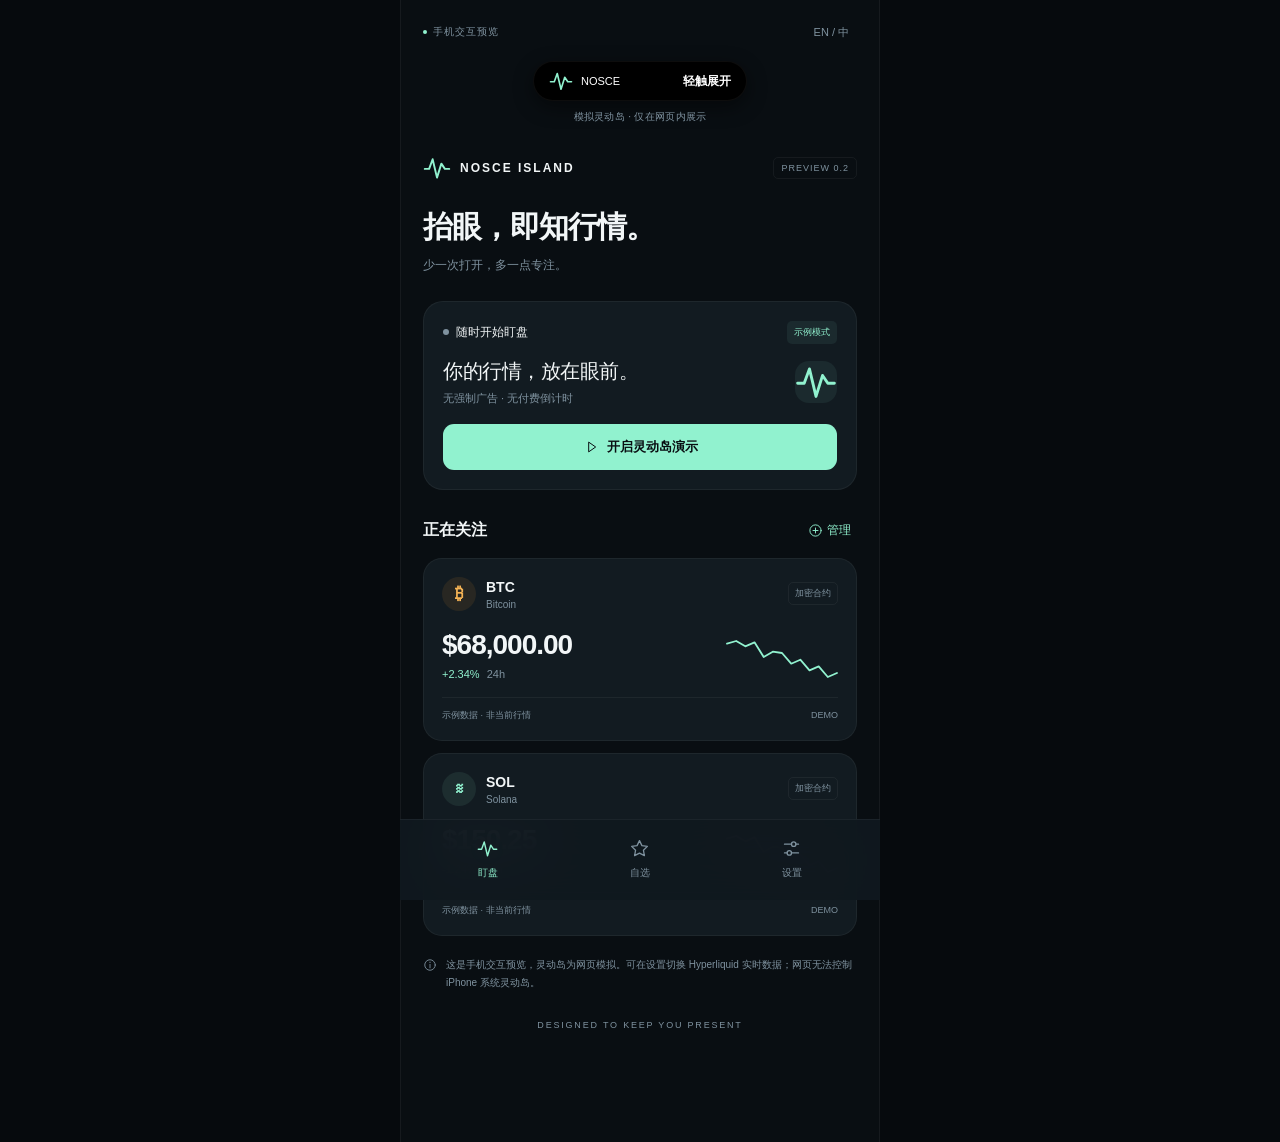
<file: nosce-island-preview.html>
<!doctype html>
<html lang="zh-CN"><head><meta charset="utf-8"><meta name="viewport" content="width=device-width, initial-scale=1, viewport-fit=cover"><meta name="theme-color" content="#090e12"><meta name="description" content="Nosce Island 手机交互预览：自选行情与模拟灵动岛。"><title>Nosce Island · 手机预览</title>
<style>
:root{color-scheme:dark;--bg:#090e12;--panel:#121b21;--panel2:#18232b;--line:#ffffff0d;--text:#f2f6f7;--muted:#7f929f;--mint:#91f2cf;--mintbg:#91f2cf12;--red:#ff7e8c;--orange:#efbd79;--nav:#10191ff2;--shadow:#0007}*{box-sizing:border-box}body{margin:0;background:var(--bg);color:var(--text);font:15px -apple-system,BlinkMacSystemFont,"Segoe UI","PingFang SC",sans-serif;-webkit-font-smoothing:antialiased}body.light{color-scheme:light;--bg:#f3f6f5;--panel:#fff;--panel2:#eaf0ed;--line:#12251a0d;--text:#14251f;--muted:#72857c;--mint:#087e5b;--mintbg:#087e5b0c;--red:#d84a65;--orange:#a66c22;--nav:#fffffff5;--shadow:#152d1612}button,input,select{font:inherit}button{cursor:pointer;-webkit-tap-highlight-color:transparent}button{color:inherit}button:focus-visible,input:focus-visible{outline:2px solid var(--mint);outline-offset:4px}button:disabled{opacity:.5;cursor:wait}button,select{touch-action:manipulation}button svg{pointer-events:none}svg{display:block}p,h1,h2,h3{margin:0}button.plain{background:none;border:0;padding:0}.app{max-width:480px;margin:auto;min-height:100dvh;padding:0 22px calc(112px + env(safe-area-inset-bottom))}.previewbar{height:42px;display:flex;align-items:center;justify-content:space-between;font-size:10px;letter-spacing:1px;color:var(--muted)}.previewbar span:first-child{display:flex;align-items:center;gap:6px}.tiny-dot{width:4px;height:4px;border-radius:50%;background:var(--mint)}.previewbar button{font-size:11px;color:var(--muted);border:0;background:none;padding:8px}.island-zone{position:sticky;top:0;z-index:10;padding:9px 0 14px;background:var(--bg);display:flex;flex-direction:column;align-items:center}.island{width:214px;height:40px;background:#000;border:1px solid #ffffff0d;border-radius:28px;display:flex;align-items:center;justify-content:space-between;padding:0 15px;color:#fff;box-shadow:0 6px 20px var(--shadow);transition:width .3s,height .3s}.island svg{color:#91f2cf;width:24px;height:24px}.island .price{font-size:12px;font-weight:600;font-variant-numeric:tabular-nums}.island .symbol{font-size:11px;margin-right:auto;margin-left:8px}.island.expanded{height:auto;width:100%;padding:16px;border-radius:26px;display:block}.island-top{display:flex;align-items:center;justify-content:space-between;margin-bottom:15px}.island-title{font-size:10px;color:#91f2cf;letter-spacing:1.5px}.island-row{display:flex;align-items:center;gap:10px;padding:7px 0}.island-row b{font-size:14px}.island-row .price{margin-left:auto;font-size:17px}.island-row small{font-size:11px}.island-help{font-size:10px;color:var(--muted);margin-top:9px;letter-spacing:.3px}.brand{display:flex;align-items:center;gap:9px;margin:16px 0 25px}.brand .wave{width:28px;height:28px;color:var(--mint)}.brand-word{font-size:12px;letter-spacing:2px;font-weight:650}.brand .alpha{margin-left:auto;font-size:9px;color:var(--muted);letter-spacing:1px;border:1px solid var(--line);padding:5px 7px;border-radius:5px}h1{font-size:30px;letter-spacing:-1px;line-height:1.3;font-weight:650}.subtitle{font-size:12px;color:var(--muted);margin-top:10px;line-height:1.65}.hero{margin-bottom:25px}.session{padding:19px;background:var(--panel);border:1px solid var(--line);border-radius:20px;margin-bottom:26px}.session-top{display:flex;align-items:center;gap:7px;margin-bottom:14px}.session-top .dot{width:6px;height:6px;border-radius:50%;background:var(--muted)}.session.active .dot{background:var(--mint);box-shadow:0 0 0 4px var(--mintbg)}.session-top b{font-size:12px;font-weight:500}.modebadge{margin-left:auto;background:var(--mintbg);color:var(--mint);font-size:9px;border-radius:5px;padding:5px 7px}.session-main{display:flex;align-items:center;justify-content:space-between}.session-main h2{font-size:20px;font-weight:550;letter-spacing:-.5px}.session-main p{font-size:11px;color:var(--muted);margin-top:6px}.session-icon{width:42px;height:42px;background:var(--mintbg);color:var(--mint);display:grid;place-items:center;border-radius:14px}.session button.action{width:100%;border:0;background:var(--mint);color:var(--bg);border-radius:11px;font-weight:650;font-size:13px;display:flex;gap:8px;align-items:center;justify-content:center;padding:14px;margin-top:18px}.session.active button.action{background:var(--panel2);color:var(--text)}.section-title{display:flex;align-items:center;justify-content:space-between;margin-bottom:13px}.section-title h2{font-size:16px;font-weight:600}.section-title button{color:var(--mint);font-size:12px;display:flex;align-items:center;gap:4px;padding:6px}.section-title small{color:var(--muted);font-size:11px}.quote{border-radius:19px;background:var(--panel);border:1px solid var(--line);padding:18px;margin-bottom:12px;position:relative;overflow:hidden}.quote-head{display:flex;align-items:center;gap:10px}.coin{width:34px;height:34px;border-radius:50%;display:grid;place-items:center;font-weight:600;font-size:17px;background:#f8a02b18;color:#f4b355}.coin.eth{background:#9baff21a;color:#aabcf5}.coin.sol{background:#91f2cf15;color:#91f2cf}.coin.stock{background:#ffffff0a;color:var(--text);font-size:10px}.quote-head b{font-size:14px;font-weight:600}.quote-head .name{font-size:10px;color:var(--muted);margin-top:4px}.quote-head .tag{font-size:9px;color:var(--muted);margin-left:auto;border:1px solid var(--line);padding:4px 6px;border-radius:5px}.quote-body{display:flex;align-items:flex-end;justify-content:space-between;gap:10px;margin-top:18px}.quote-price{font-size:28px;letter-spacing:-1px;font-weight:550;font-variant-numeric:tabular-nums}.quote-change{margin-top:7px;font-size:11px;font-variant-numeric:tabular-nums}.gain{color:var(--mint)}.loss{color:var(--red)}.chart{width:112px;height:46px;flex-shrink:0}.quote-foot{display:flex;align-items:center;justify-content:space-between;margin-top:17px;padding-top:11px;border-top:1px solid var(--line);font-size:9px;color:var(--muted);gap:8px}.source{text-overflow:ellipsis;overflow:hidden;white-space:nowrap}.notice{display:flex;align-items:flex-start;gap:9px;margin-top:20px;color:var(--muted);line-height:1.8;font-size:10px}.notice svg{flex-shrink:0;margin-top:2px}.footer-note{font-size:9px;color:var(--muted);letter-spacing:1.8px;text-align:center;margin-top:28px}.nav{position:fixed;bottom:0;left:50%;transform:translateX(-50%);width:100%;max-width:480px;display:flex;background:var(--nav);backdrop-filter:blur(22px);border-top:1px solid var(--line);padding:10px 12px calc(12px + env(safe-area-inset-bottom));z-index:30}.nav button{width:33.333%;padding:8px;background:none;border:0;display:flex;flex-direction:column;align-items:center;gap:7px;color:var(--muted);font-size:10px}.nav button.active{color:var(--mint)}.nav button.active svg{filter:drop-shadow(0 0 9px var(--mintbg))}.nav svg{width:21px;height:21px}.page{animation:enter .2s ease}.page-title{font-size:29px;font-weight:600;margin:23px 0}.search{display:flex;align-items:center;gap:10px;background:var(--panel);border:1px solid var(--line);border-radius:13px;padding:13px;margin-bottom:17px;color:var(--muted)}.search input{width:100%;border:0;background:none;outline:0;color:var(--text);font-size:13px;min-width:0}.segments{display:flex;background:var(--panel);padding:4px;border-radius:11px;margin-bottom:22px}.segments button{flex:1;border:0;background:none;padding:9px 5px;font-size:11px;border-radius:8px;color:var(--muted)}.segments button.active{background:var(--panel2);color:var(--text)}.list-group{background:var(--panel);border-radius:17px;border:1px solid var(--line);overflow:hidden;margin-bottom:22px}.asset-row{padding:15px;display:flex;align-items:center;gap:11px;border-bottom:1px solid var(--line);width:100%;background:none;text-align:left;border-top:0;border-left:0;border-right:0}.asset-row:last-child{border-bottom:0}.asset-row b{font-size:13px;font-weight:550}.asset-row p{font-size:10px;color:var(--muted);margin-top:5px}.asset-row .add{margin-left:auto;color:var(--muted)}.asset-row .selected{color:var(--mint)}.settings-label{color:var(--muted);font-size:11px;margin:24px 3px 10px}.setting{width:100%;background:none;border:0;border-bottom:1px solid var(--line);padding:17px 15px;display:flex;align-items:center;gap:11px;text-align:left;font-size:13px}.setting:last-child{border-bottom:0}.setting .setting-icon{color:var(--muted)}.setting .value{margin-left:auto;color:var(--muted);font-size:11px}.toggle{margin-left:auto;display:block;width:37px;height:23px;border-radius:14px;background:var(--panel2);position:relative;border:1px solid var(--line)}.toggle:after{content:"";position:absolute;width:17px;height:17px;background:#fff;left:2px;top:2px;border-radius:50%;box-shadow:0 1px 3px #0003;transition:transform .2s}.toggle.on{background:var(--mint)}.toggle.on:after{transform:translateX(14px)}.setting-description{font-size:10px;color:var(--muted);line-height:1.8;margin:-11px 4px 19px}.toast{position:fixed;bottom:calc(100px + env(safe-area-inset-bottom));left:50%;transform:translate(-50%,20px);background:var(--text);color:var(--bg);border-radius:12px;padding:13px 18px;font-size:12px;opacity:0;pointer-events:none;transition:all .2s;z-index:60;width:max-content;max-width:85%;text-align:center;box-shadow:0 8px 25px #0003}.toast.show{opacity:1;transform:translate(-50%,0)}.empty{padding:35px 14px;text-align:center;font-size:12px;color:var(--muted)}.data-switch{display:flex;gap:4px;margin-top:16px}.data-switch button{border:1px solid var(--line);padding:8px 12px;border-radius:7px;background:none;color:var(--muted);font-size:11px}.data-switch button.active{color:var(--mint);border-color:var(--mint);background:var(--mintbg)}.about-brand{display:flex;justify-content:center;align-items:center;gap:9px;color:var(--mint);font-size:15px;letter-spacing:1px;margin-top:30px}.stale{color:var(--orange)}.live-dot{display:inline-block;width:4px;height:4px;border-radius:50%;background:currentColor;margin-right:4px}.sr-only{position:absolute;width:1px;height:1px;clip:rect(0,0,0,0);overflow:hidden}.smallbutton{border:0;background:none;color:var(--mint);font-size:10px;padding:6px 0}.pilltitle{color:var(--muted);font-size:10px}.note-panel{border:1px solid var(--line);border-radius:13px;background:var(--mintbg);padding:13px;font-size:10px;line-height:1.8;color:var(--muted);margin-bottom:20px}@keyframes enter{from{opacity:.6;transform:translateY(5px)}to{opacity:1;transform:translateY(0)}}@media(min-width:600px){body{background:#060a0d}.app{border-left:1px solid var(--line);border-right:1px solid var(--line);background:var(--bg)}.previewbar{padding-top:12px;height:52px}}@media(prefers-reduced-motion:reduce){*,*:after{animation:none!important;transition:none!important}}@media(max-width:350px){.app{padding-left:15px;padding-right:15px}.quote-price{font-size:23px}.chart{width:85px}h1{font-size:27px}}
</style></head><body><div class="app"><div class="previewbar"><span><i class="tiny-dot"></i><span id="previewLabel"></span></span><button id="langButton" aria-label="Switch language">EN / 中</button></div><div class="island-zone"><button class="island" id="island" aria-expanded="false" aria-label="展开模拟灵动岛"></button><div class="island-help" id="islandHint"></div></div><main id="main"></main></div><nav class="nav" id="nav" aria-label="主导航"></nav><div class="toast" id="toast" role="status" aria-live="polite"></div>
<script>
'use strict';
const WAVE='<svg class="wave" viewBox="0 0 32 32" fill="none" aria-hidden="true"><path d="M2 17h5l4-11 5 21 5-16 4 6h5" stroke="currentColor" stroke-width="2.2" stroke-linecap="round" stroke-linejoin="round"/></svg>';
const icons={plus:'<circle cx="12" cy="12" r="9"/><path d="M12 8v8M8 12h8"/>',check:'<circle cx="12" cy="12" r="9"/><path d="m8 12 3 3 5-6"/>',star:'<path d="m12 3 2.8 5.7 6.2.9-4.5 4.4 1.1 6.2-5.6-3-5.6 3 1.1-6.2L3 9.6l6.2-.9Z"/>',settings:'<path d="M4 7h8m5 0h3M4 17h3m5 0h8"/><circle cx="14.5" cy="7" r="2.5"/><circle cx="9.5" cy="17" r="2.5"/>',search:'<circle cx="10.5" cy="10.5" r="6.5"/><path d="m16 16 5 5"/>',arrow:'<path d="m9 5 7 7-7 7"/>',info:'<circle cx="12" cy="12" r="9"/><path d="M12 11v6M12 7v1"/>',play:'<path d="m9 5 10 7-10 7Z"/>',stop:'<rect x="6" y="6" width="12" height="12" rx="2"/>',sun:'<circle cx="12" cy="12" r="4"/><path d="M12 2v2m0 16v2M2 12h2m16 0h2M5 5l1 1m12 12 1 1M5 19l1-1M18 6l1-1"/>',globe:'<circle cx="12" cy="12" r="9"/><ellipse cx="12" cy="12" rx="4" ry="9"/><path d="M3 12h18"/>',color:'<path d="M5 20V10m7 10V4m7 16v-6"/>',clock:'<circle cx="12" cy="12" r="9"/><path d="M12 7v5l3 2"/>'};
const icon=(name,size=18)=>'<svg width="'+size+'" height="'+size+'" viewBox="0 0 24 24" fill="none" stroke="currentColor" stroke-width="1.5" stroke-linecap="round" stroke-linejoin="round" aria-hidden="true">'+(icons[name]||icons.info)+'</svg>';
const seeds=[{id:'BTC',name:'Bitcoin',price:68000,change:2.34},{id:'ETH',name:'Ethereum',price:2500,change:1.82},{id:'SOL',name:'Solana',price:150.25,change:-1.24},{id:'HYPE',name:'Hyperliquid',price:24.18,change:3.46},{id:'xyz:TSLA',name:'Tesla',price:250.16,change:1.68},{id:'xyz:NVDA',name:'NVIDIA',price:130.24,change:-.82},{id:'xyz:AAPL',name:'Apple',price:220.18,change:.64},{id:'xyz:BABA',name:'Alibaba',price:100.21,change:1.12},{id:'xyz:GOLD',name:'Gold',price:2600.12,change:.48}];
const byId=id=>seeds.find(a=>a.id===id)||{id,name:id.split(':').pop(),price:100,change:0};
let prefs;try{prefs=JSON.parse(localStorage.getItem('nosce-preview-v1')||'{}')}catch{prefs={}}
const state={tab:'watch',lang:prefs.lang==='en'?'en':'zh',selected:Array.isArray(prefs.selected)?prefs.selected.filter(id=>typeof id==='string').slice(0,2):['BTC','SOL'],redUp:!!prefs.redUp,light:!!prefs.light,active:false,expanded:false,mode:'demo',filter:'all',search:'',quotes:{},history:{},connection:'',catalog:[...seeds],catalogBusy:false};
if(!state.selected.length)state.selected=['BTC'];
let ws=null,reconnectTimer=null,pingTimer=null,watchdog=null,reconnectDelay=1000,generation=0,catalogGeneration=0,lastData=0,toastTimer;
const t=(zh,en)=>state.lang==='zh'?zh:en;
const esc=s=>String(s).replace(/[&<>"']/g,c=>({'&':'&amp;','<':'&lt;','>':'&gt;','"':'&quot;',"'":'&#39;'}[c]));
const symbol=id=>id.split(':').pop();
const price=value=>Number.isFinite(value)?'$'+value.toLocaleString('en-US',{minimumFractionDigits:value<1?4:2,maximumFractionDigits:value<1?4:2}):'—';
const change=value=>Number.isFinite(value)?(value>=0?'+':'')+value.toFixed(2)+'%':'—';
const gain=value=>value===null||value===undefined?'':((value>=0)!==state.redUp?'gain':'loss');
const save=()=>{try{localStorage.setItem('nosce-preview-v1',JSON.stringify({lang:state.lang,selected:state.selected,redUp:state.redUp,light:state.light}))}catch{}};
function toast(text){clearTimeout(toastTimer);const el=document.getElementById('toast');el.textContent=text;el.classList.add('show');toastTimer=setTimeout(()=>el.classList.remove('show'),2500)}
function coin(id){const s=symbol(id);return '<span class="coin '+(s==='ETH'?'eth':s==='SOL'?'sol':id.includes(':')?'stock':'')+'">'+esc(s==='BTC'?'₿':s==='ETH'?'Ξ':s==='SOL'?'≋':s.slice(0,2))+'</span>'}
function quote(id){return state.mode==='demo'?{...byId(id),time:0}:state.quotes[id]}
function stale(q){return state.mode==='live'&&(!q||Date.now()-q.time>30000)}
function spark(id){let points=state.mode==='demo'?[30,32,28,31,20,24,23,15,18,10,13,5,8]:state.history[id]||[];const q=quote(id);let color=gain(q?.change)==='loss'?'var(--red)':'var(--mint)';if(points.length<2)return '<div class="chart"></div>';let min=Math.min(...points),max=Math.max(...points),span=max-min||1;const d=points.map((v,i)=>(i?'L':'M')+(i/(points.length-1)*110+1).toFixed(1)+' '+(43-(v-min)/span*36).toFixed(1)).join(' ');return '<svg class="chart" viewBox="0 0 112 46" aria-hidden="true"><path d="'+d+'" fill="none" stroke="'+color+'" stroke-width="1.8" stroke-linejoin="round" stroke-linecap="round"/></svg>'}
function renderIsland(){const el=document.getElementById('island'),q=quote(state.selected[0]);el.classList.toggle('expanded',state.expanded);el.setAttribute('aria-expanded',String(state.expanded));el.setAttribute('aria-label',t('展开或收起模拟灵动岛','Expand or collapse simulated island'));if(state.expanded){el.innerHTML='<div class="island-top"><span class="island-title">NOSCE ISLAND</span><span class="pilltitle">'+(state.mode==='demo'?t('示例数据','SAMPLE DATA'):t('合约标记价','PERP MARK'))+'</span></div>'+state.selected.map(id=>{const q=quote(id);return '<div class="island-row"><b>'+esc(symbol(id))+'</b><span class="price">'+price(q?.price)+'</span><small class="'+gain(q?.change)+'">'+change(q?.change)+'</small></div>'}).join('')+'<div class="pilltitle" style="margin-top:9px">'+t('网页模拟 · 点击收起','Web simulation · tap to collapse')+'</div>'}else{el.innerHTML=WAVE+'<span class="symbol">'+(state.active?esc(symbol(state.selected[0])):'NOSCE')+'</span><span class="price">'+(state.active?price(q?.price):t('轻触展开','Tap to expand'))+'</span>'}document.getElementById('islandHint').textContent=state.active?t('网页盯盘演示中 · 点击上方展开','Web watch active · tap above to expand'):t('模拟灵动岛 · 仅在网页内展示','Simulated island · inside this webpage');}
function card(id){const q=quote(id),item=byId(id);const time=q?.time?new Date(q.time).toLocaleTimeString(state.lang==='zh'?'zh-CN':'en-US',{hour:'2-digit',minute:'2-digit',second:'2-digit'}):'—';return '<article class="quote"><div class="quote-head">'+coin(id)+'<div><b>'+esc(symbol(id))+'</b><p class="name">'+esc(item.name)+'</p></div><span class="tag">'+(id.includes(':')?'HIP-3':t('加密合约','PERP'))+'</span></div><div class="quote-body"><div><div class="quote-price">'+price(q?.price)+'</div><div class="quote-change '+gain(q?.change)+'">'+change(q?.change)+' <span style="color:var(--muted);margin-left:4px">24h</span></div></div>'+spark(id)+'</div><div class="quote-foot"><span class="source">'+(state.mode==='demo'?t('示例数据 · 非当前行情','Sample data · not current prices'):'Hyperliquid · '+esc(id))+'</span><span class="'+(stale(q)?'stale':'')+'">'+(state.mode==='demo'?'DEMO':stale(q)?t('等待 / 已过期','Waiting / stale'):t('接收 ','Received ')+time)+'</span></div></article>'}
function watch(){return '<div class="brand">'+WAVE+'<span class="brand-word">NOSCE ISLAND</span><span class="alpha">PREVIEW 0.2</span></div><div class="hero"><h1>'+t('抬眼，即知行情。','Markets. At a glance.')+'</h1><p class="subtitle">'+t('少一次打开，多一点专注。','Stay in the moment. Keep markets in sight.')+'</p></div><section class="session '+(state.active?'active':'')+'"><div class="session-top"><span class="dot"></span><b>'+t(state.active?'网页演示已开启':'随时开始盯盘',state.active?'Web preview is active':'Ready when you are')+'</b><span class="modebadge">'+(state.mode==='demo'?t('示例模式','DEMO'):t('实时连接','LIVE FEED'))+'</span></div><div class="session-main"><div><h2>'+t(state.active?'行情，就在上方。':'你的行情，放在眼前。',state.active?'Your market, up above.':'Your market. In sight.')+'</h2><p>'+t('无强制广告 · 无付费倒计时','No forced ads. No paid countdown.')+'</p></div><span class="session-icon">'+WAVE+'</span></div><button class="action" data-action="activity">'+icon(state.active?'stop':'play',16)+t(state.active?'结束网页演示':'开启灵动岛演示',state.active?'Stop web demo':'Try the island demo')+'</button></section><div class="section-title"><h2>'+t('正在关注','Your watch')+'</h2><button class="plain" data-tab="list">'+icon('plus',15)+t('管理','Manage')+'</button></div><div id="cards">'+state.selected.map(card).join('')+'</div><div class="notice">'+icon('info',14)+'<p>'+t('这是手机交互预览，灵动岛为网页模拟。可在设置切换 Hyperliquid 实时数据；网页无法控制 iPhone 系统灵动岛。','This is an interactive web preview. The island is simulated. Enable Hyperliquid live data in Settings; this page cannot control the iPhone system island.')+'</p></div><p class="footer-note">DESIGNED TO KEEP YOU PRESENT</p>'}
function rows(){const list=state.catalog.filter(a=>(state.filter==='all'||(state.filter==='crypto'?!a.id.includes(':'):a.id.includes(':')))&&a.id.toLowerCase().includes(state.search.toLowerCase()));return list.length?list.slice(0,150).map(a=>'<button class="asset-row" data-asset="'+esc(a.id)+'" aria-pressed="'+state.selected.includes(a.id)+'">'+coin(a.id)+'<div><b>'+esc(symbol(a.id))+'</b><p>'+esc(a.id)+' · '+t('永续合约','Perpetual')+'</p></div><span class="add '+(state.selected.includes(a.id)?'selected':'')+'">'+icon(state.selected.includes(a.id)?'check':'plus',22)+'</span></button>').join(''):'<div class="empty">'+t('未找到该品种。覆盖以平台实际上架为准。','No matches. Coverage depends on actual listings.')+'</div>'}
function list(){return '<h1 class="page-title">'+t('自选行情','Watchlist')+'</h1><label class="search">'+icon('search')+'<span class="sr-only">'+t('搜索合约代码','Search contract')+'</span><input id="search" type="search" autocomplete="off" placeholder="'+t('搜索 BTC、TSLA、平台代码','Search BTC, TSLA, market code')+'" value="'+esc(state.search)+'"></label><div class="segments">'+[['all','全部','All'],['crypto','加密合约','Crypto'],['hip3','HIP-3','HIP-3']].map(a=>'<button data-filter="'+a[0]+'" class="'+(state.filter===a[0]?'active':'')+'">'+t(a[1],a[2])+'</button>').join('')+'</div><div class="section-title"><h2>'+t('已选择','Selected')+'</h2><small>'+state.selected.length+' / 2</small></div><div class="list-group">'+state.selected.map(id=>'<button class="asset-row" data-asset="'+esc(id)+'">'+coin(id)+'<div><b>'+esc(symbol(id))+'</b><p>'+esc(id)+'</p></div><span class="add selected">'+icon('check',22)+'</span></button>').join('')+'</div><div class="section-title"><h2>'+t('浏览市场','Explore markets')+'</h2><button class="plain" data-action="catalog">'+(state.catalogBusy?t('加载中…','Loading…'):t('刷新列表','Refresh'))+'</button></div><div class="list-group" id="assetRows">'+rows()+'</div><div class="notice">'+icon('info',14)+'<p>'+t('HIP-3 包含股票相关及其他合约，不是港美股交易所官方报价。港股覆盖以平台实际上架为准；同名合约按市场分别显示。','HIP-3 includes equity-linked and other contracts, not official stock exchange quotes. HK coverage depends on actual listings; identical symbols remain separate by market.')+'</p></div>'}
function setting(label,key,on,ic){return '<button class="setting" data-setting="'+key+'" role="switch" aria-checked="'+on+'"><span class="setting-icon">'+icon(ic)+'</span>'+label+'<span class="toggle '+(on?'on':'')+'"></span></button>'}
function settings(){return '<h1 class="page-title">'+t('设置','Settings')+'</h1><p class="settings-label">'+t('显示偏好','DISPLAY')+'</p><div class="list-group">'+setting(t('浅色外观','Light appearance'),'light',state.light,'sun')+setting(t('红涨绿跌','Red for gains'),'redUp',state.redUp,'color')+'<button class="setting" data-action="language"><span class="setting-icon">'+icon('globe')+'</span>'+t('语言','Language')+'<span class="value">'+t('简体中文','English')+'</span>'+icon('arrow',14)+'</button></div><p class="settings-label">'+t('行情数据','MARKET DATA')+'</p><div class="list-group"><div class="setting" style="display:block"><div style="display:flex;align-items:center">'+t('数据模式','Data mode')+'<span class="value">Hyperliquid</span></div><div class="data-switch"><button data-mode="demo" class="'+(state.mode==='demo'?'active':'')+'">'+t('示例预览','Sample data')+'</button><button data-mode="live" class="'+(state.mode==='live'?'active':'')+'">'+t('实时数据','Live data')+'</button></div><p style="color:var(--muted);font-size:10px;margin-top:12px" id="connection">'+esc(state.mode==='demo'?t('当前使用固定示例价格','Fixed sample prices are active'):state.connection)+'</p></div></div><p class="setting-description">'+t('实时模式显示永续合约标记价。断网后保留旧报价并标记过期，不自动替换为示例数据。时间为本机接收时间。','Live mode shows perpetual mark prices. On failure, old quotes are retained and marked stale, never replaced with samples. Times indicate local receipt.')+'</p><p class="settings-label">'+t('关于此预览','ABOUT THIS PREVIEW')+'</p><div class="list-group"><div class="setting"><span class="setting-icon">'+icon('check')+'</span>'+t('三个页面均可交互','Three interactive screens')+'</div><div class="setting"><span class="setting-icon">'+icon('check')+'</span>'+t('无广告、无登录、无收费','No ads, login or payments')+'</div><div class="setting"><span class="setting-icon">'+icon('info')+'</span>'+t('灵动岛为网页内模拟','Island is a web simulation')+'</div></div><div class="note-panel">'+t('请勿把网页模拟与原生 App 的后台能力混淆。真实 iOS 版的后台持续行情，需要另行配置服务器及苹果推送服务。','The simulated island does not represent native background behavior. Continuous background updates in the iOS app require a server and Apple push configuration.')+'</div><div class="about-brand">'+WAVE+'Nosce Island</div><p class="footer-note">MOBILE INTERACTIVE PREVIEW · 0.2</p>'}
function render(){document.body.classList.toggle('light',state.light);document.documentElement.lang=state.lang==='zh'?'zh-CN':'en';document.getElementById('previewLabel').textContent=t('手机交互预览','MOBILE INTERACTIVE PREVIEW');document.getElementById('main').innerHTML='<div class="page">'+(state.tab==='watch'?watch():state.tab==='list'?list():settings())+'</div>';document.getElementById('nav').innerHTML=[['watch','盯盘','Watch','wave'],['list','自选','Watchlist','star'],['settings','设置','Settings','settings']].map(a=>'<button data-tab="'+a[0]+'" class="'+(state.tab===a[0]?'active':'')+'" aria-current="'+(state.tab===a[0]?'page':'false')+'">'+(a[3]==='wave'?WAVE:icon(a[3]))+'<span>'+t(a[1],a[2])+'</span></button>').join('');renderIsland();}
function refreshQuotes(){renderIsland();if(state.tab==='watch'){const cards=document.getElementById('cards');if(cards)cards.innerHTML=state.selected.map(card).join('')}if(state.tab==='settings'){const el=document.getElementById('connection');if(el)el.textContent=state.connection}}
function resetConnection(){generation++;clearTimeout(reconnectTimer);clearInterval(pingTimer);clearInterval(watchdog);if(ws){ws.onclose=null;ws.onerror=null;ws.onmessage=null;ws.close();ws=null}}
function ingest(id,ctx){const mark=Number(ctx?.markPx),previous=Number(ctx?.prevDayPx);if(!state.selected.includes(id)||!Number.isFinite(mark)||mark<=0)return;const pct=Number.isFinite(previous)&&previous>0?(mark/previous-1)*100:null;state.quotes[id]={price:mark,change:Number.isFinite(pct)?pct:null,time:Date.now()};const h=state.history[id]||(state.history[id]=[]);h.push(mark);if(h.length>45)h.shift();lastData=Date.now()}
function connect(){resetConnection();if(state.mode!=='live'||document.hidden)return;const token=generation;state.connection=t('正在连接 Hyperliquid…','Connecting to Hyperliquid…');refreshQuotes();lastData=Date.now();let received=false;try{ws=new WebSocket('wss://api.hyperliquid.xyz/ws')}catch{retry(token);return}ws.onopen=()=>{if(token!==generation)return;for(const id of state.selected)ws.send(JSON.stringify({method:'subscribe',subscription:{type:'activeAssetCtx',coin:id}}));pingTimer=setInterval(()=>{if(ws?.readyState===WebSocket.OPEN)ws.send(JSON.stringify({method:'ping'}))},20000);watchdog=setInterval(()=>{if(Date.now()-lastData>30000)ws?.close()},10000)};ws.onmessage=e=>{if(token!==generation)return;try{const m=JSON.parse(e.data);if(m.channel==='error'){ws.close();return}if(m.channel==='activeAssetCtx'){ingest(m.data.coin,m.data.ctx);received=true;reconnectDelay=1000;state.connection=t('Hyperliquid · 实时连接中','Hyperliquid · streaming');refreshQuotes()}}catch{}};ws.onerror=()=>{state.connection=t('连接受限，正在重试','Connection limited. Retrying');refreshQuotes()};ws.onclose=()=>{if(token!==generation)return;clearInterval(pingTimer);clearInterval(watchdog);if(received)reconnectDelay=1000;retry(token)}}
function retry(token){if(token!==generation||state.mode!=='live'||document.hidden)return;state.connection=t('连接中断，保留旧报价 · 正在重试','Disconnected. Last quotes retained · retrying');refreshQuotes();reconnectTimer=setTimeout(()=>connect(),reconnectDelay);reconnectDelay=Math.min(30000,reconnectDelay*2)}
async function info(body){const ctrl=new AbortController(),timer=setTimeout(()=>ctrl.abort(),12000);try{const response=await fetch('https://api.hyperliquid.xyz/info',{method:'POST',headers:{'Content-Type':'application/json'},body:JSON.stringify(body),signal:ctrl.signal});if(!response.ok)throw Error('HTTP '+response.status);return await response.json()}finally{clearTimeout(timer)}}
async function loadCatalog(){if(state.catalogBusy)return;state.catalogBusy=true;const token=++catalogGeneration;if(state.tab==='list')render();try{const results=await Promise.allSettled([info({type:'meta',dex:''}),info({type:'meta',dex:'xyz'})]);if(token!==catalogGeneration)return;let count=0;for(const result of results){if(result.status!=='fulfilled')continue;count++;for(const a of result.value.universe||[]){if(a.isDelisted||typeof a.name!=='string')continue;if(!state.catalog.some(x=>x.id===a.name))state.catalog.push({id:a.name,name:a.name})}}toast(count?t('市场列表已更新','Markets updated'):t('加载失败，请检查网络后重试','Unable to load. Check network and retry'))}catch{toast(t('暂时无法加载市场','Markets unavailable'))}finally{state.catalogBusy=false;if(state.tab==='list')render()}}
function changeMode(mode){if(state.mode===mode)return;resetConnection();state.mode=mode;state.quotes={};state.history={};state.connection='';reconnectDelay=1000;render();if(mode==='live')connect();toast(mode==='live'?t('已切换实时数据，正在连接','Live mode selected. Connecting'):t('已切换示例预览','Sample mode selected'))}
function navigate(tab){state.tab=tab;render();window.scrollTo({top:0,behavior:'instant'})}
function toggleAsset(id){if(state.selected.includes(id)){if(state.selected.length===1){toast(t('至少保留一个资产','Keep at least one asset'));return}state.selected=state.selected.filter(x=>x!==id)}else{if(state.selected.length>=2){toast(t('最多选择两个，请先移除一个','Two assets maximum. Remove one first'));return}state.selected.push(id)}save();render();if(state.mode==='live')connect()}
document.addEventListener('click',e=>{const b=e.target.closest('button');if(!b)return;if(b.dataset.tab){navigate(b.dataset.tab);return}if(b.dataset.asset){toggleAsset(b.dataset.asset);return}if(b.dataset.filter){state.filter=b.dataset.filter;render();return}if(b.dataset.setting){state[b.dataset.setting]=!state[b.dataset.setting];save();render();return}if(b.dataset.mode){changeMode(b.dataset.mode);return}if(b.id==='island'){state.expanded=!state.expanded;renderIsland();return}if(b.id==='langButton'||b.dataset.action==='language'){state.lang=state.lang==='zh'?'en':'zh';save();render();return}if(b.dataset.action==='catalog'){loadCatalog();return}if(b.dataset.action==='activity'){state.active=!state.active;state.expanded=state.active;render();window.scrollTo({top:0,behavior:'smooth'});toast(state.active?t('模拟已开启，仅在本网页显示','Simulation started, inside this page only'):t('网页演示已结束','Web demo stopped'))}});
document.addEventListener('input',e=>{if(e.target.id==='search'){state.search=e.target.value;document.getElementById('assetRows').innerHTML=rows()}});
document.addEventListener('visibilitychange',()=>{if(document.hidden)resetConnection();else if(state.mode==='live')connect()});
window.addEventListener('offline',()=>{state.connection=t('网络已断开，保留旧报价','Offline. Last quotes retained');refreshQuotes()});window.addEventListener('online',()=>{if(state.mode==='live')connect()});
setInterval(()=>{if(state.mode==='live')refreshQuotes()},5000);render();
</script></body></html>
</file>
